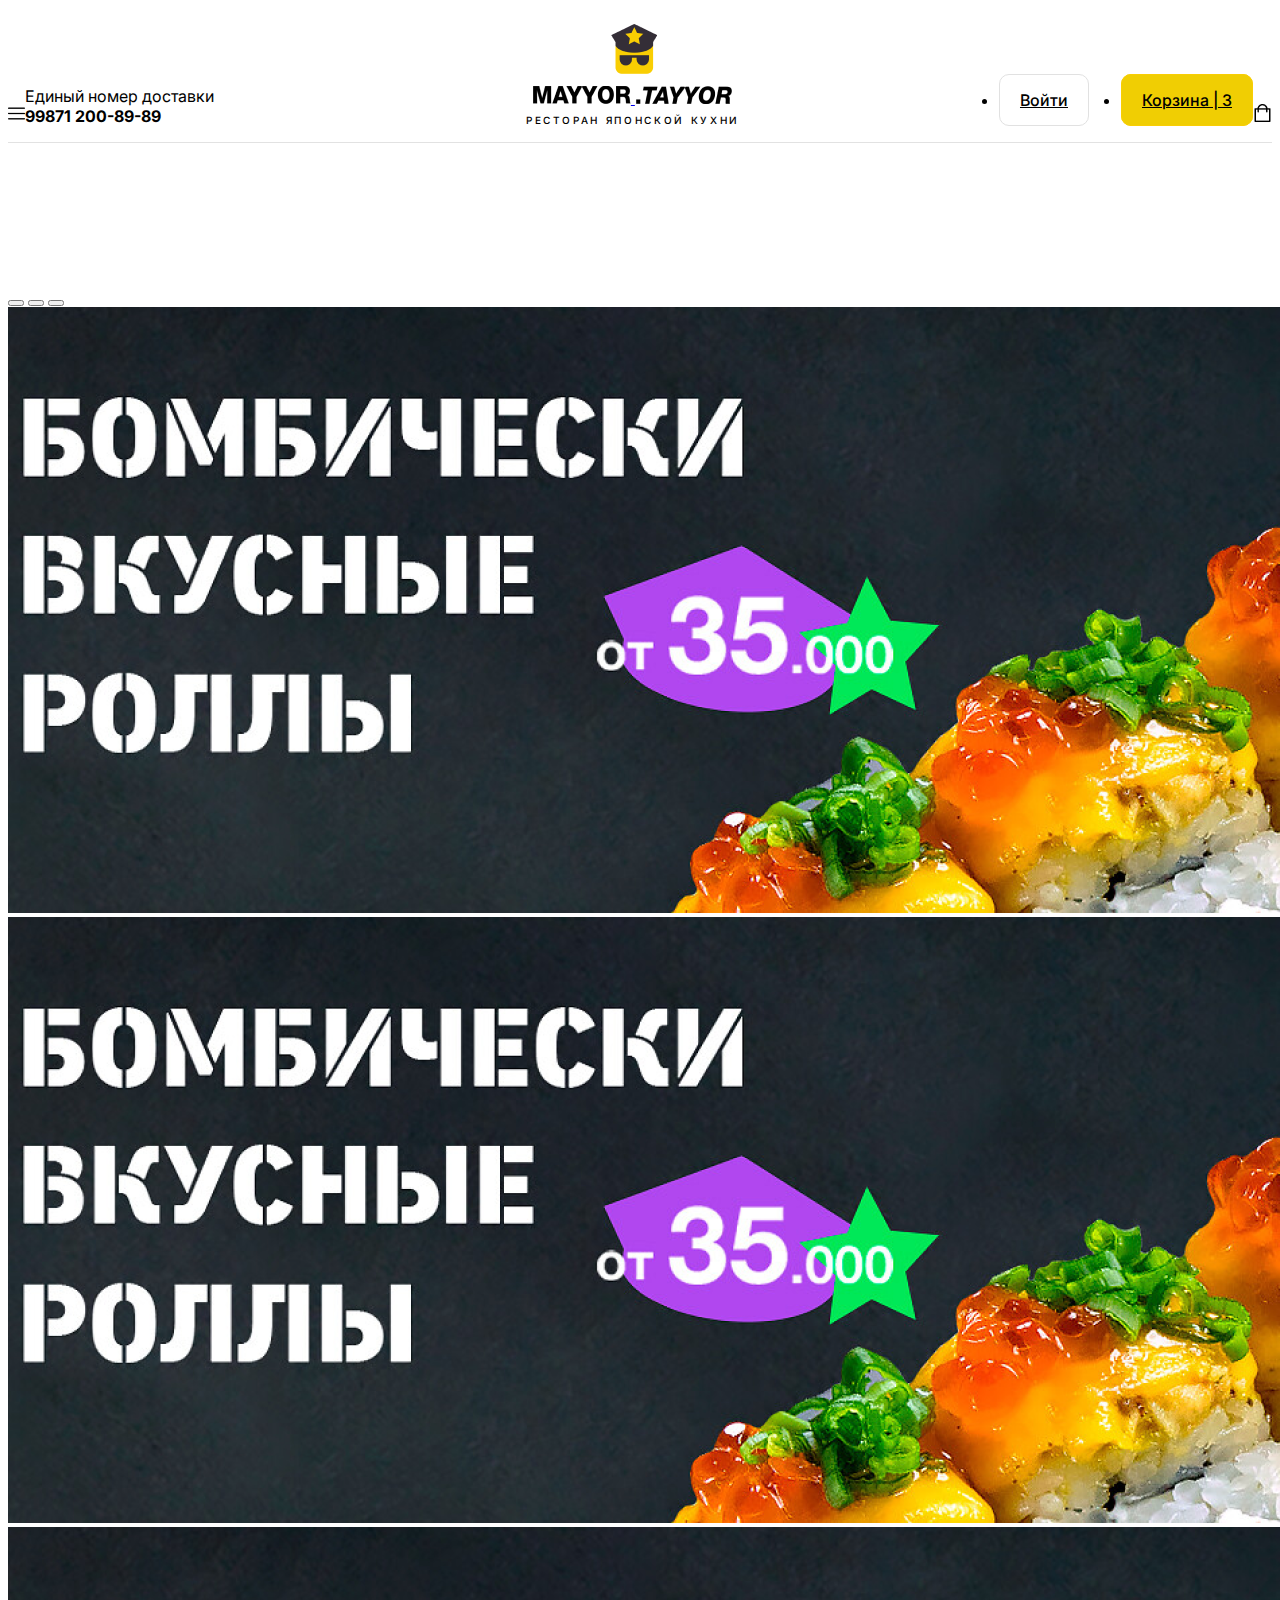
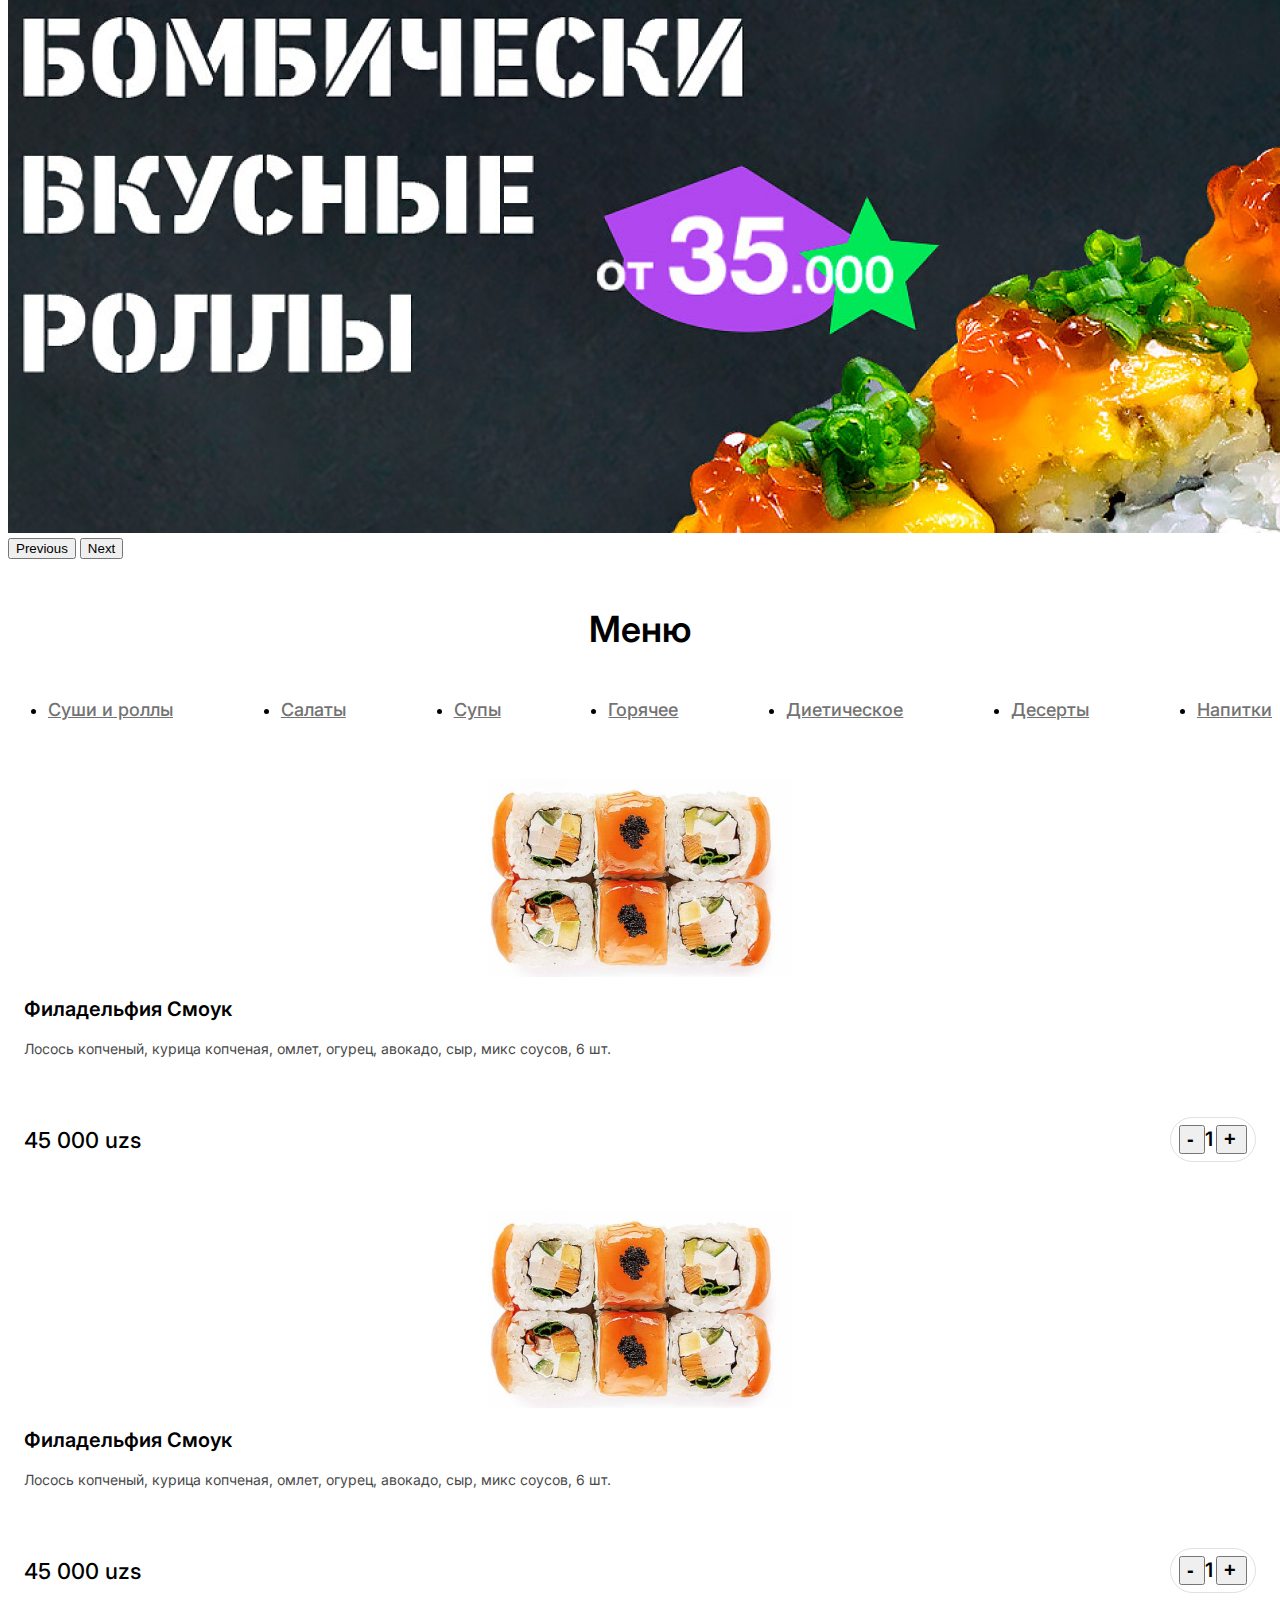
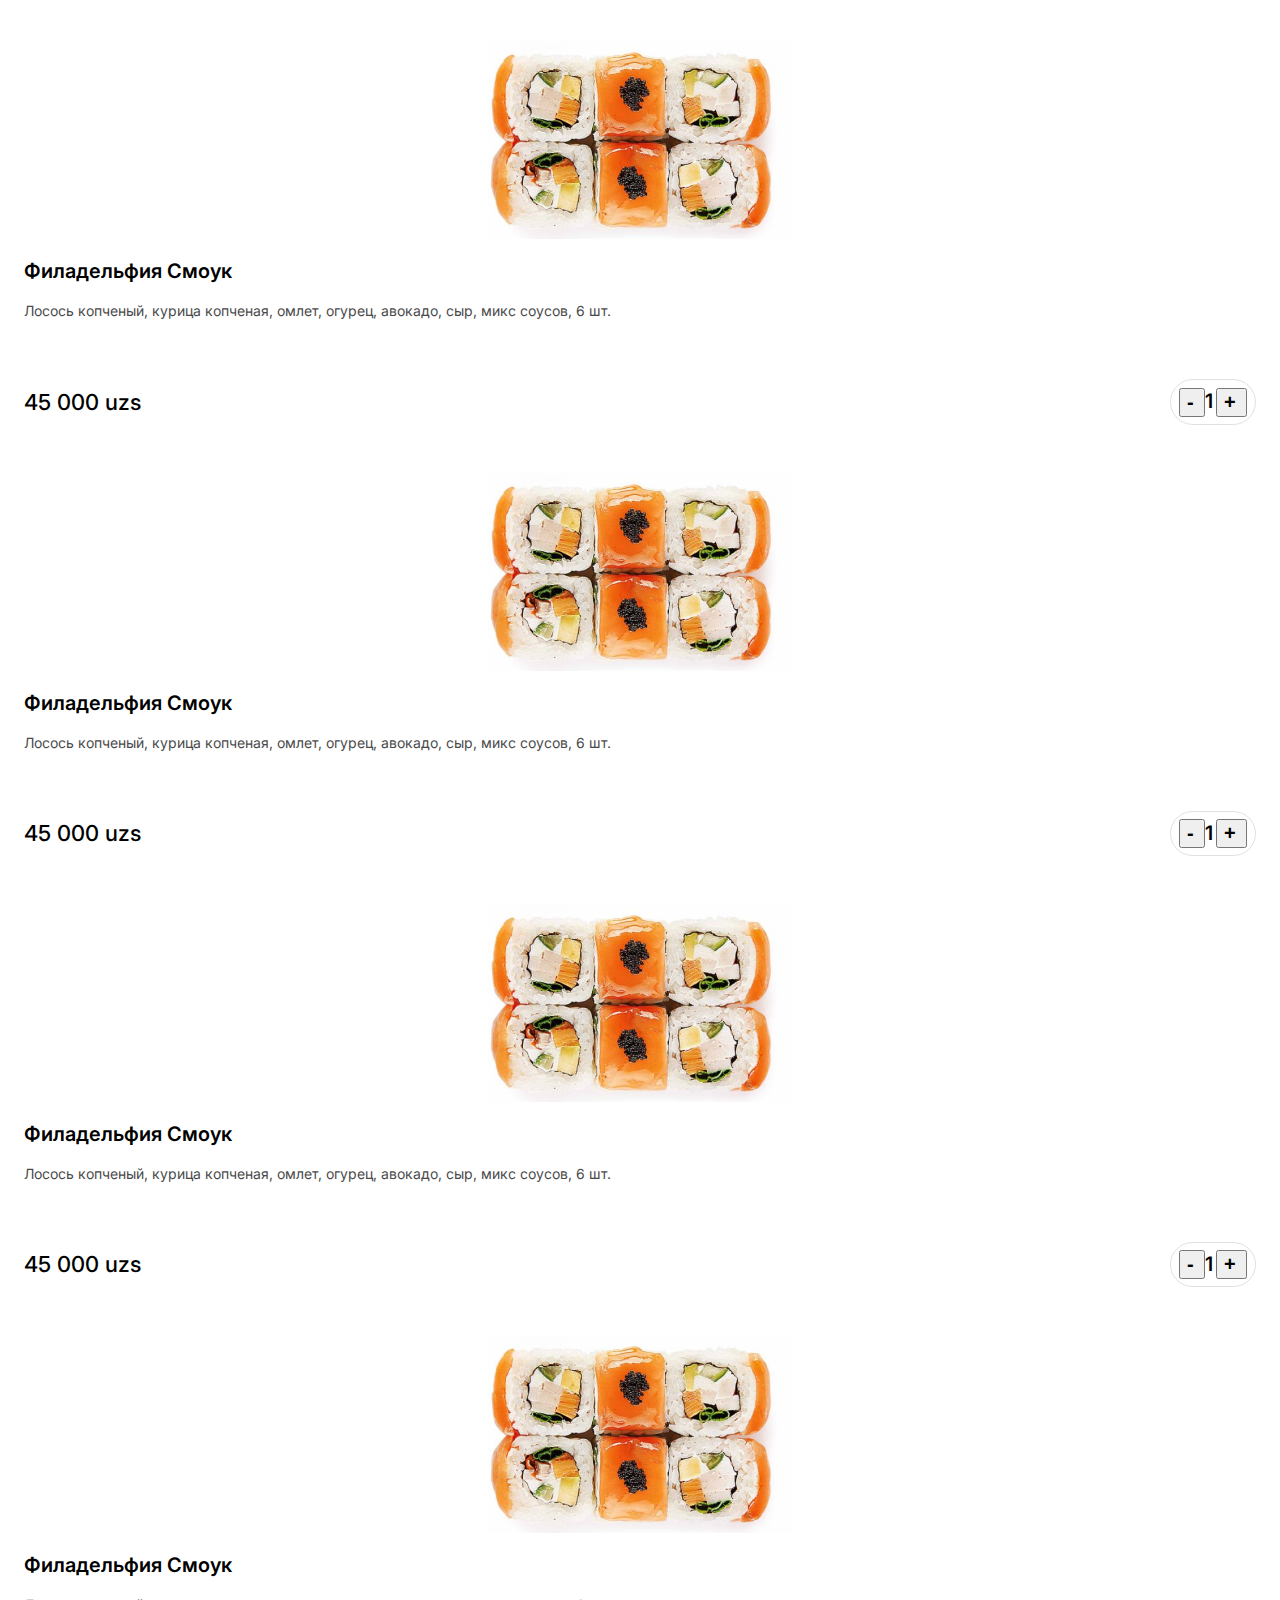
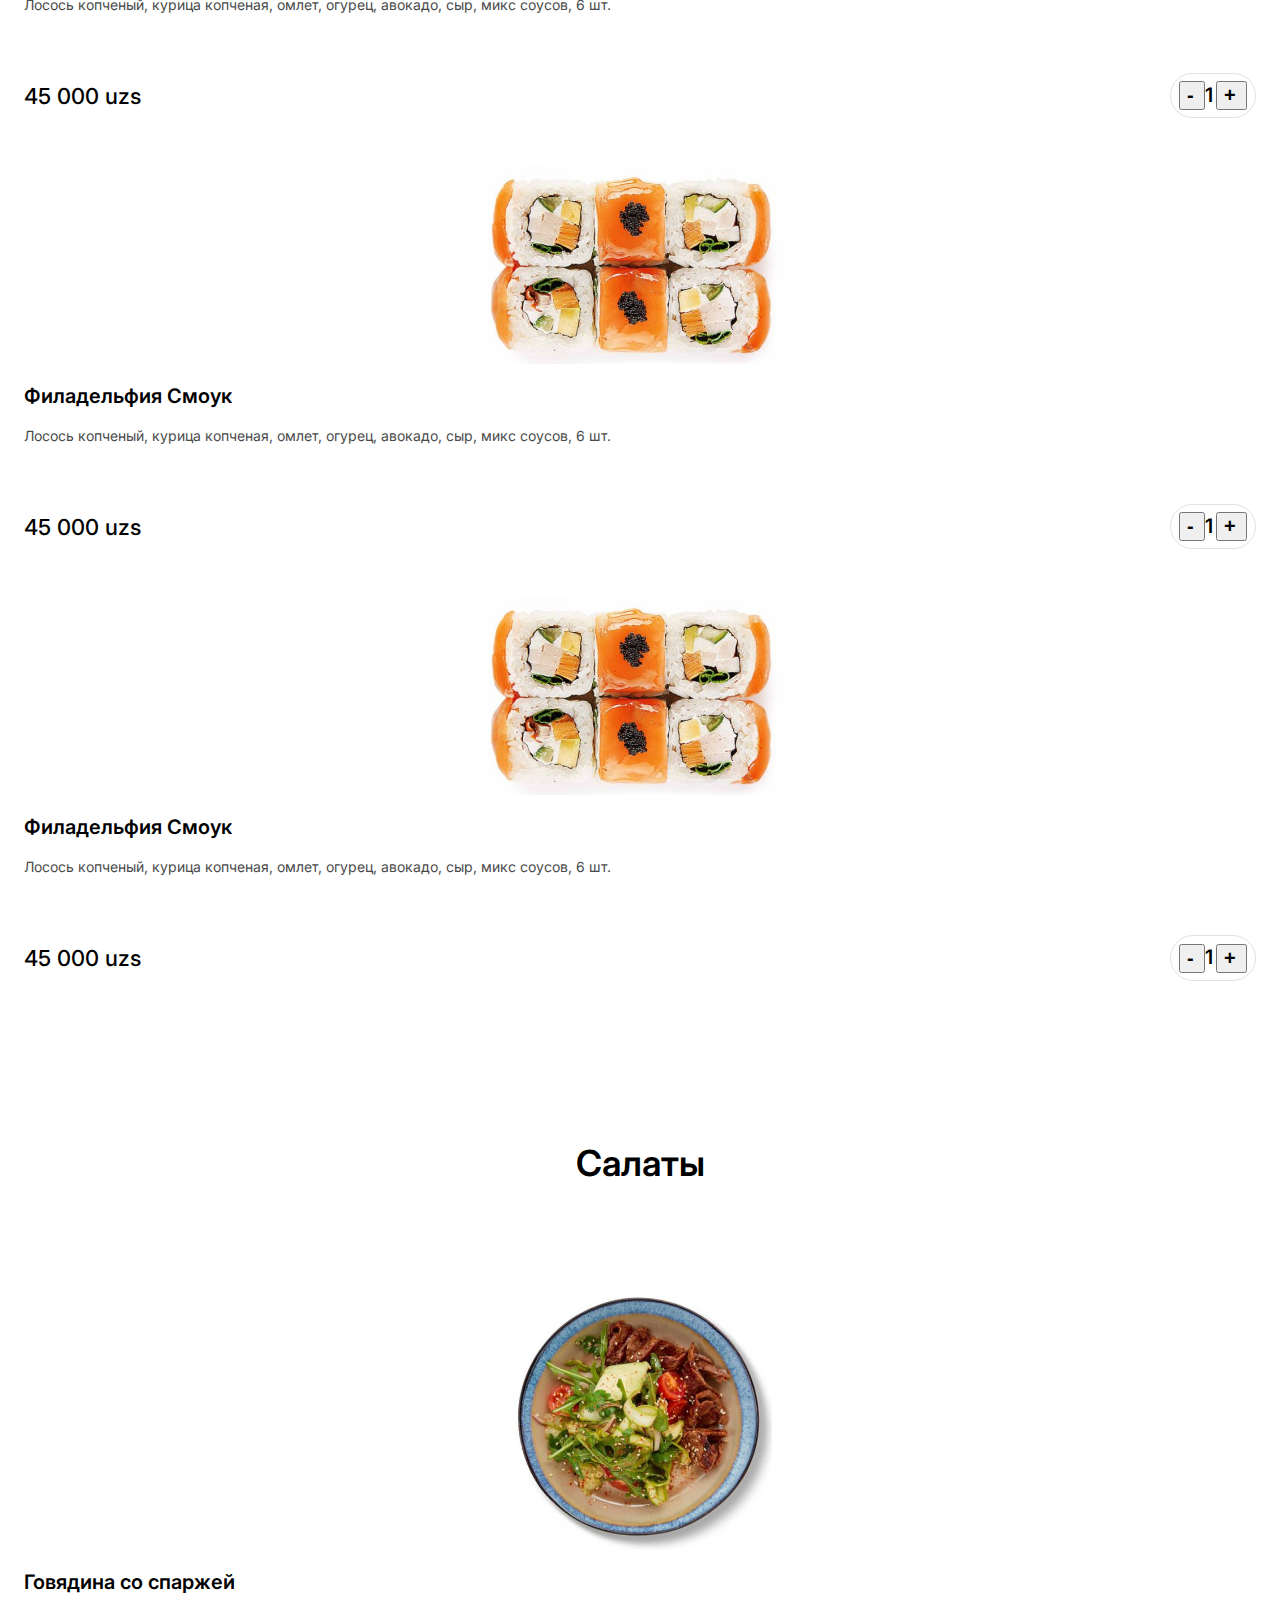
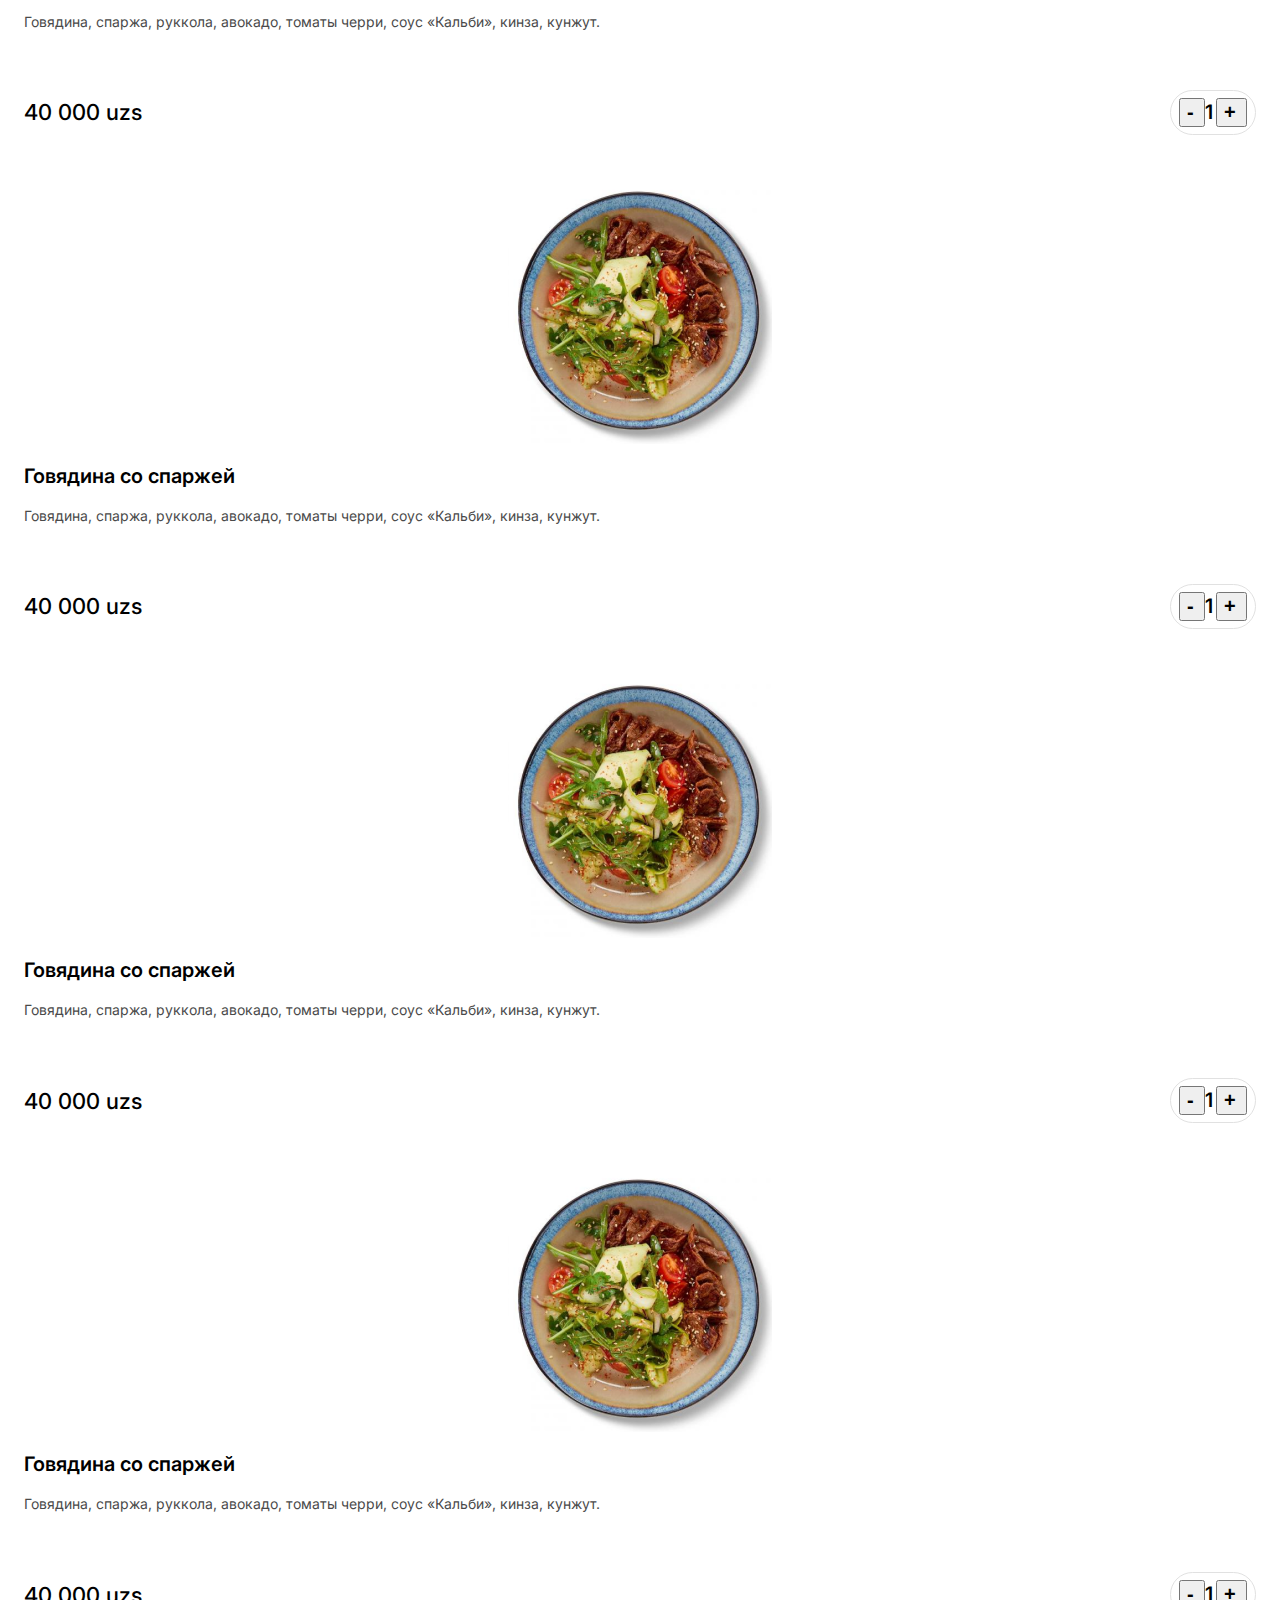
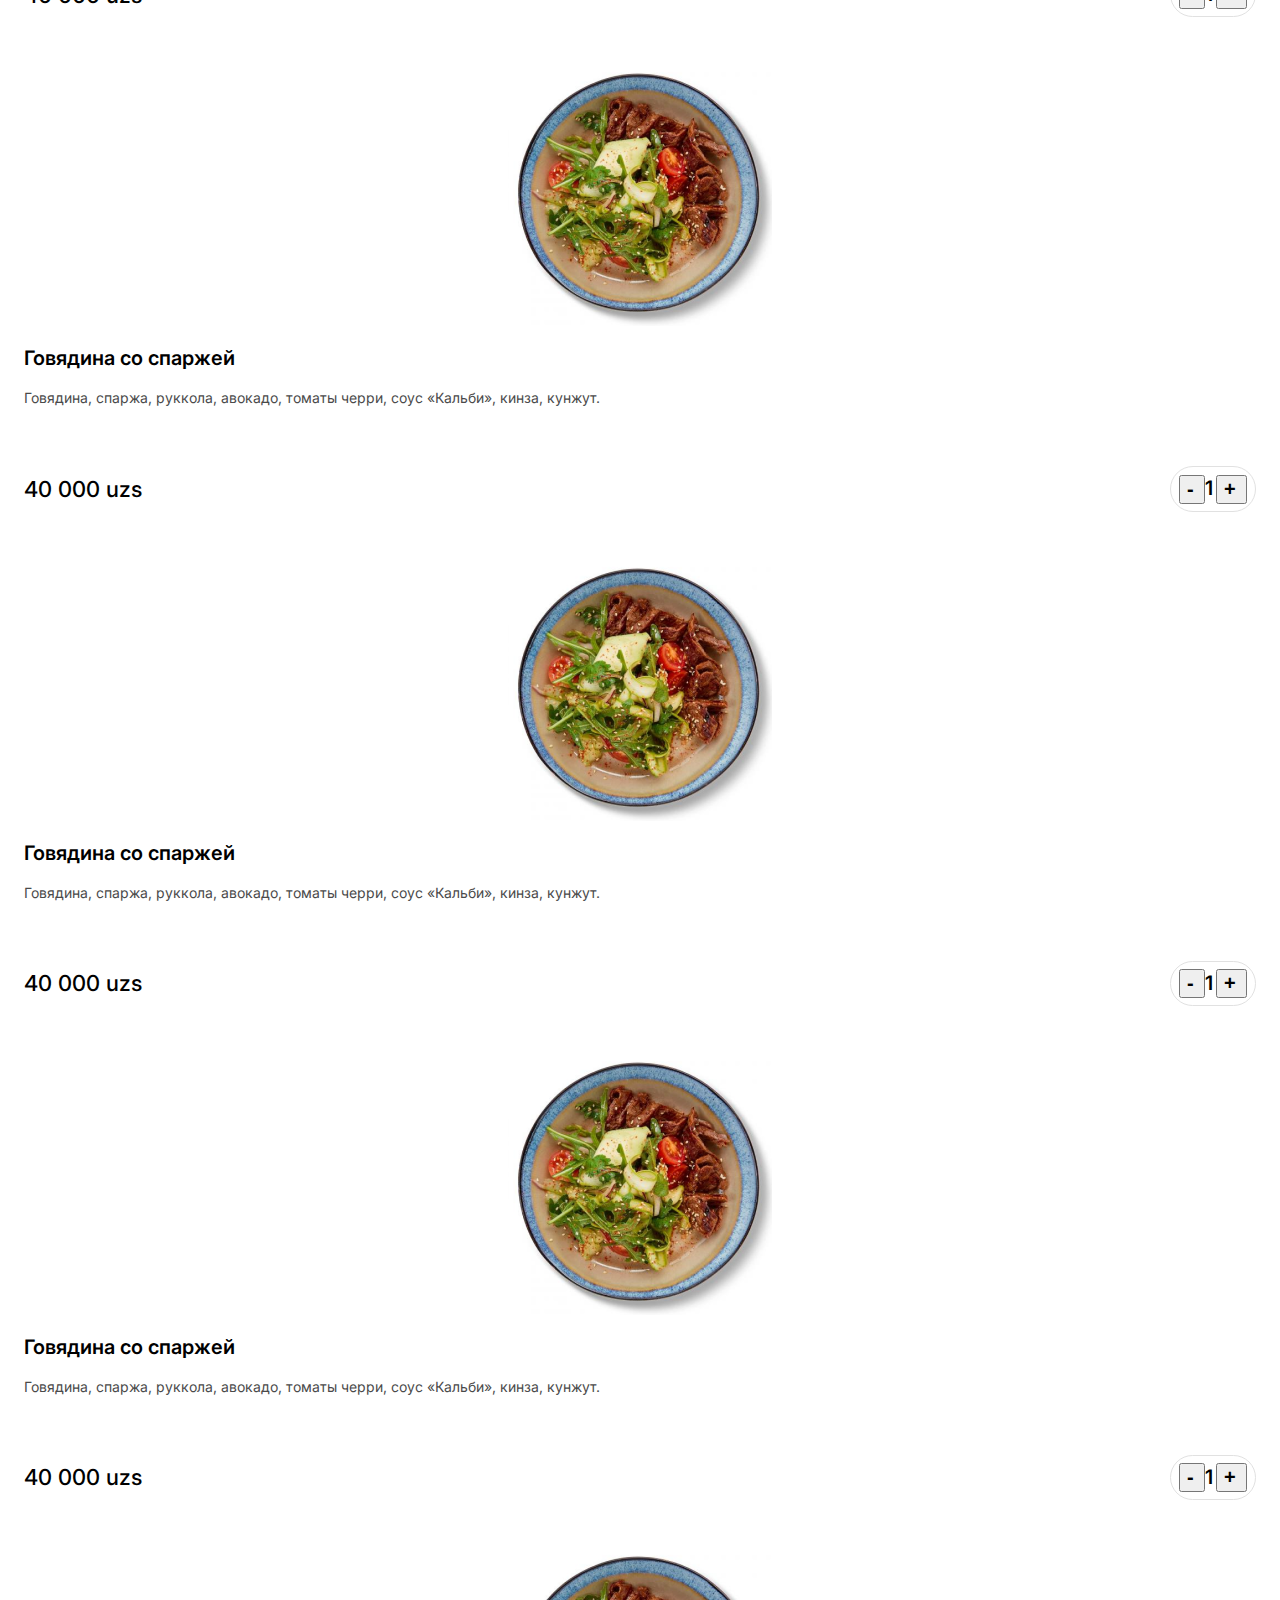
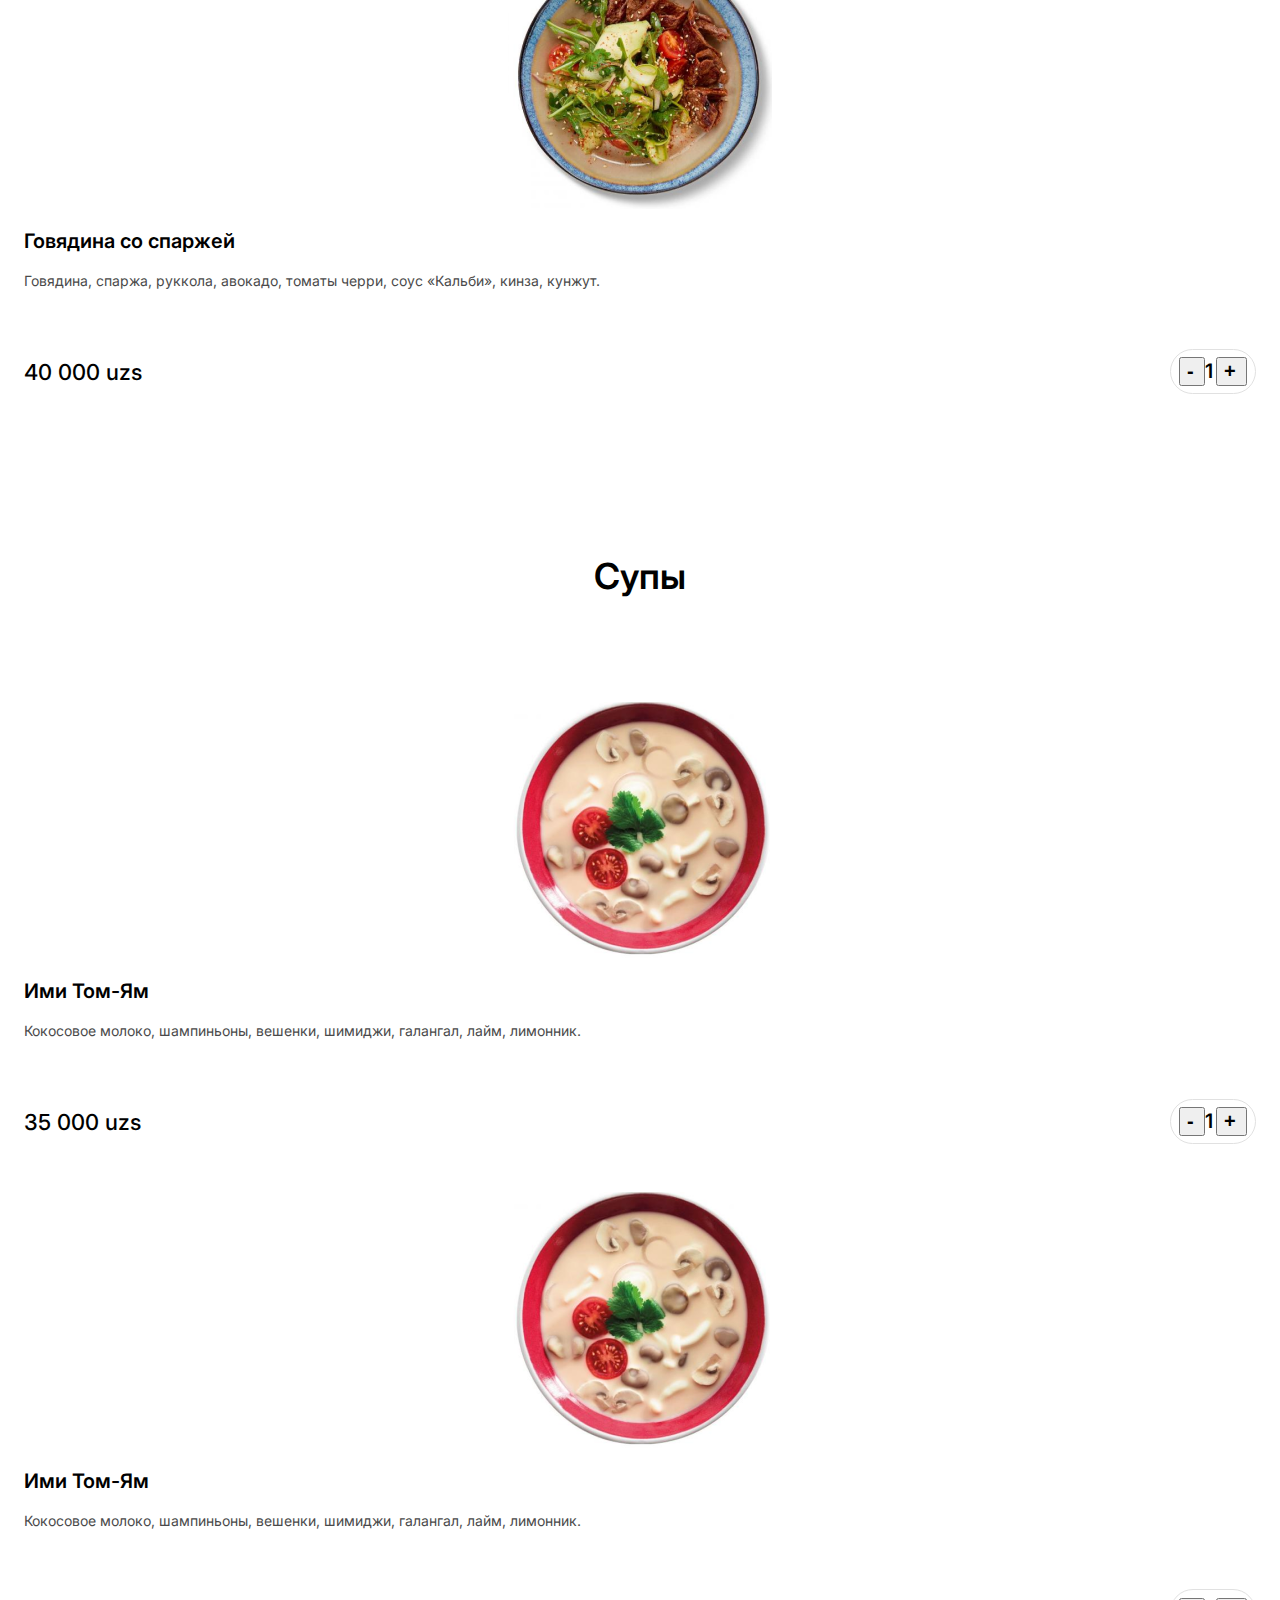
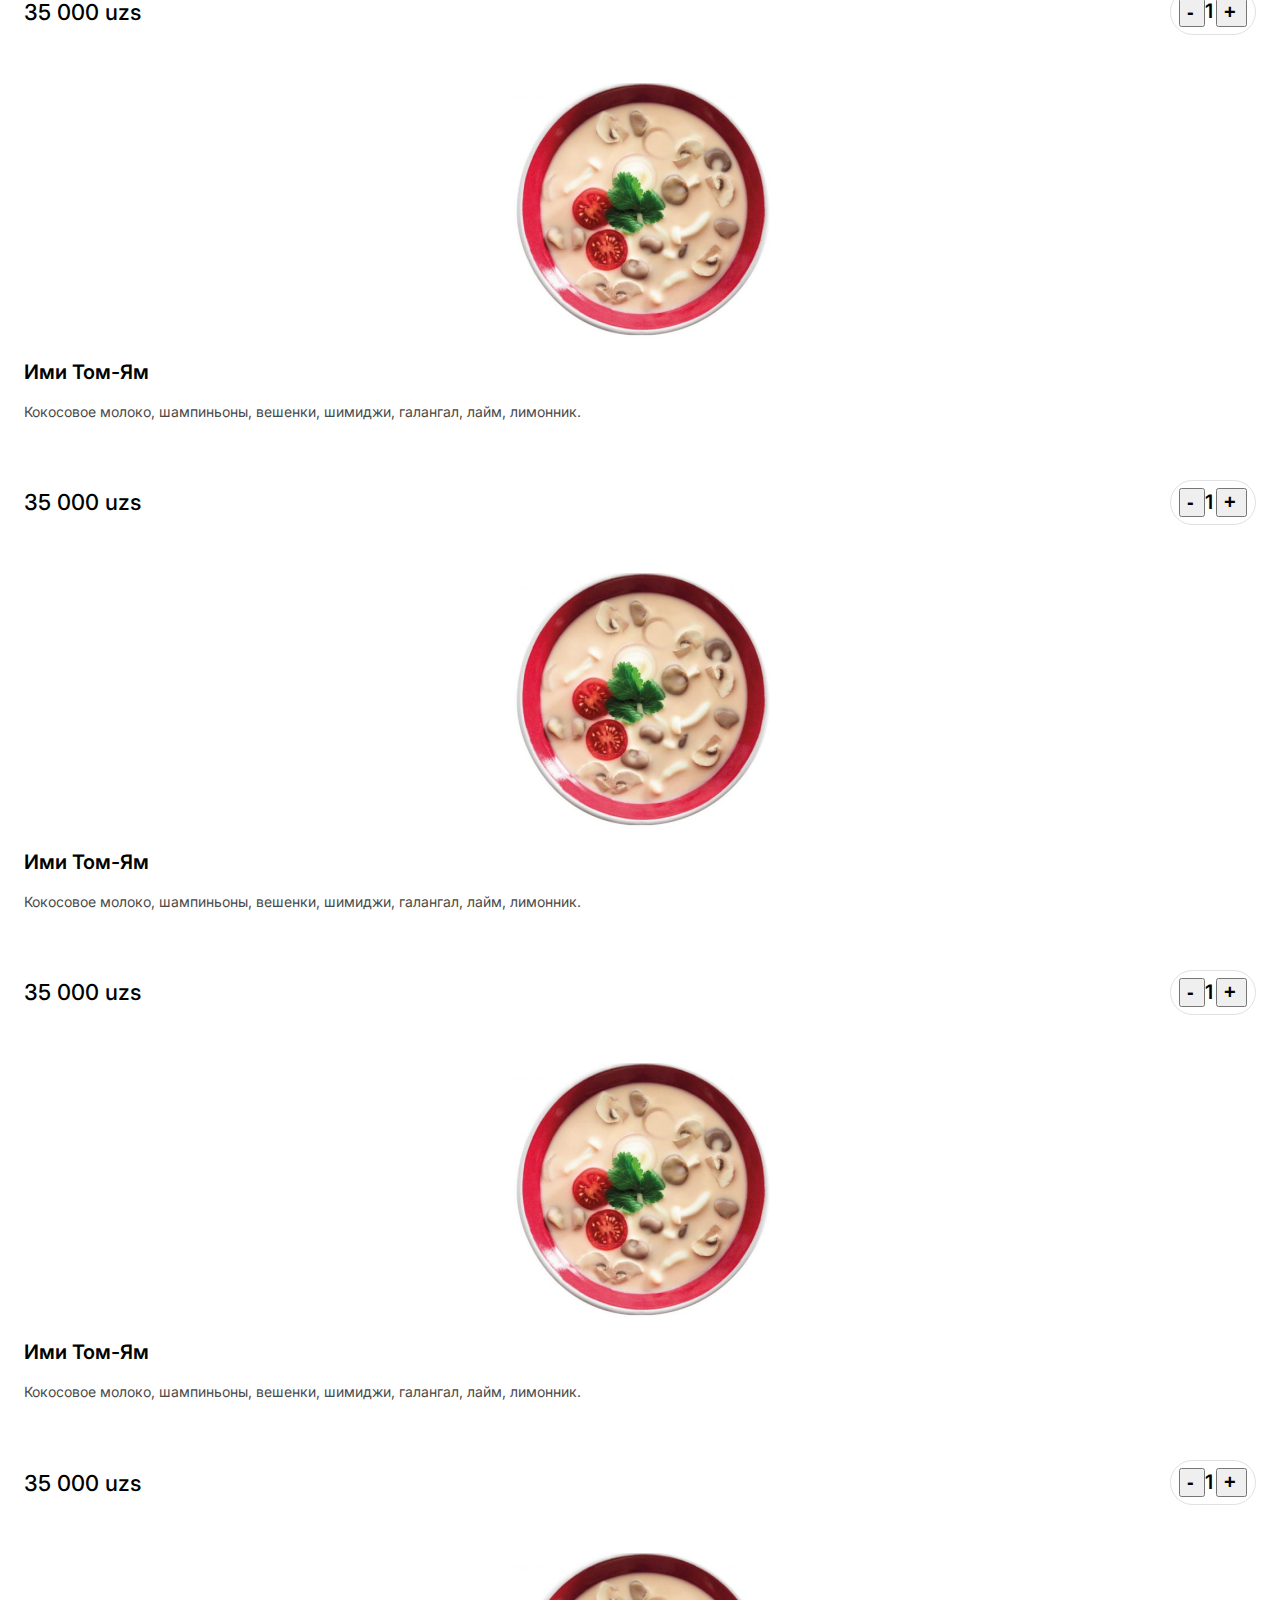
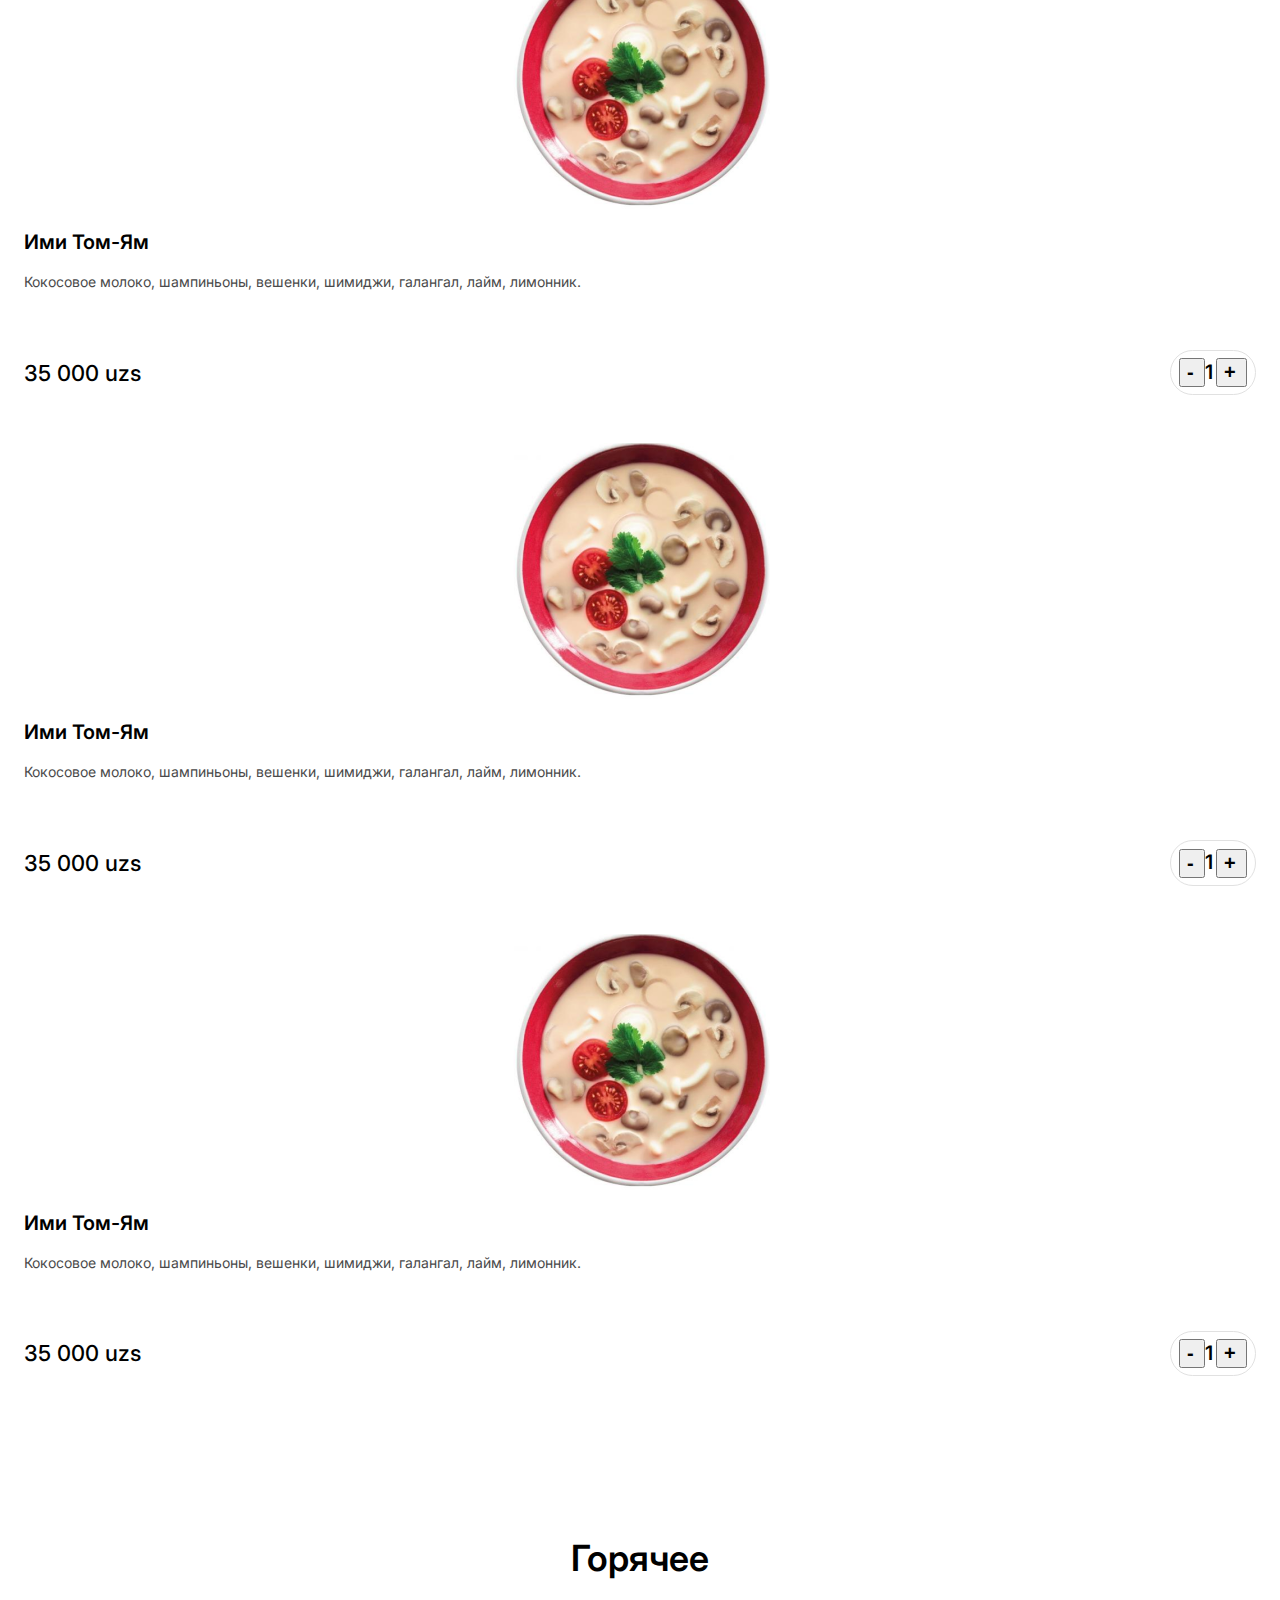
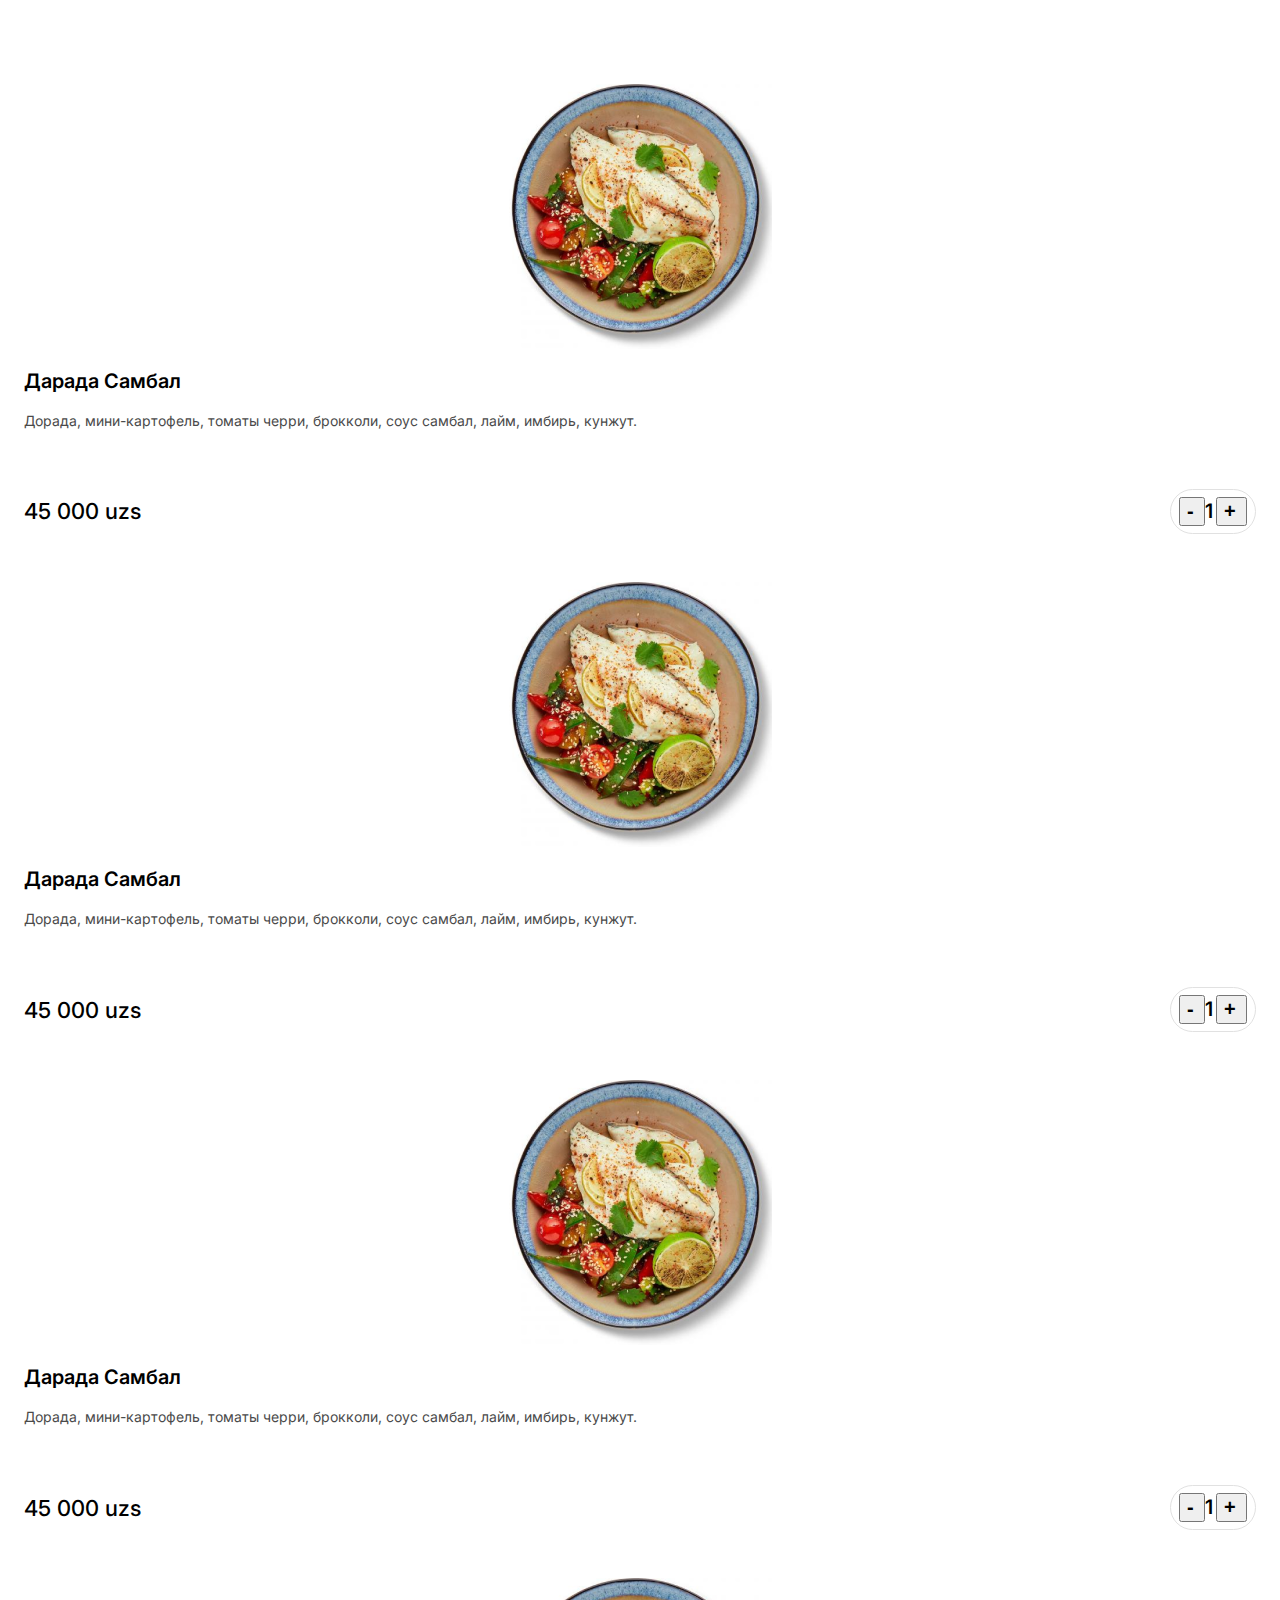
<file: index.html>
<!DOCTYPE html>
<html lang="en">
    <head>
        <meta charset="UTF-8" />
        <meta name="viewport" content="width=device-width, initial-scale=1.0" />
        <link
            href="https://cdn.jsdelivr.net/npm/bootstrap@5.3.1/dist/css/bootstrap.min.css"
            rel="stylesheet"
            integrity="sha384-4bw+/aepP/YC94hEpVNVgiZdgIC5+VKNBQNGCHeKRQN+PtmoHDEXuppvnDJzQIu9"
            crossorigin="anonymous" />
        <script
            src="https://cdn.jsdelivr.net/npm/bootstrap@5.3.1/dist/js/bootstrap.bundle.min.js"
            integrity="sha384-HwwvtgBNo3bZJJLYd8oVXjrBZt8cqVSpeBNS5n7C8IVInixGAoxmnlMuBnhbgrkm"
            crossorigin="anonymous"></script>
        <link rel="stylesheet" href="./css/styles.css" />
        <title>MAYYOR.TAYYOR</title>
    </head>
    <body>
        <header class="fixed-top">
            <nav class="navbar-expand-lg navbar-light">
                <div class="container">
                    <div class="as-header">
                        <!-- Full screen modal -->
                        <a
                            href="#"
                            class="d-none as-hamburger"
                            data-bs-target="#menuModal"
                            data-bs-toggle="modal">
                            <img src="./images/bars 1.png" />
                        </a>
                        <div class="as-header-number">
                            Единый номер доставки <br />
                            <strong>99871 200-89-89</strong>
                        </div>
                        <div class="as-header-brand">
                            <a class="as-header-logo" href="#">
                                <img src="./images/brand-logo.png" alt="logo" />
                            </a>
                            <a class="as-header-logo-name" href="#">
                                <img src="./images/mayyor.png" alt="mayyor" />
                                <img src="./images/tayyor.png" alt="tayyor" />
                            </a>
                            <div class="as-header-logo-title">
                                Ресторан Японской кухни
                            </div>
                        </div>
                        <div class="as-header-options">
                            <ul class="navbar-nav navbar-icons">
                                <li class="nav-item as-profile">
                                    <a
                                        class="nav-link"
                                        data-bs-toggle="modal"
                                        data-bs-target="#exampleModal"
                                        href="#">
                                        Войти
                                    </a>
                                </li>
                                <li class="nav-item as-korzina">
                                    <a
                                        class="nav-link"
                                        href="./public/korzina.html"
                                        target="”_blank”">
                                        <span class="korzina">Корзина |</span>
                                        <span class="badge badge-cart">3</span>
                                    </a>
                                </li>
                            </ul>
                        </div>
                        <a
                            class="d-none as-md-korzina"
                            href="./public/korzina.html"
                            target="”_blank”">
                            <img src="./images/korzina 1.png" />
                        </a>
                    </div>
                </div>
            </nav>
        </header>
        <main>
            <section class="carousel-section">
                <div class="container">
                    <div class="main-carousel">
                        <div
                            id="carouselExampleIndicators"
                            class="carousel slide">
                            <div class="carousel-indicators">
                                <button
                                    type="button"
                                    data-bs-target="#carouselExampleIndicators"
                                    data-bs-slide-to="0"
                                    class="active"
                                    aria-current="true"
                                    aria-label="Slide 1"></button>
                                <button
                                    type="button"
                                    data-bs-target="#carouselExampleIndicators"
                                    data-bs-slide-to="1"
                                    aria-label="Slide 2"></button>
                                <button
                                    type="button"
                                    data-bs-target="#carouselExampleIndicators"
                                    data-bs-slide-to="2"
                                    aria-label="Slide 3"></button>
                            </div>
                            <div class="carousel-inner">
                                <div class="carousel-item active">
                                    <img
                                        src="./images/1591343830 1.png"
                                        class="d-block w-100"
                                        alt="..." />
                                </div>
                                <div class="carousel-item">
                                    <img
                                        src="./images/1591343830 1.png"
                                        class="d-block w-100"
                                        alt="..." />
                                </div>
                                <div class="carousel-item">
                                    <img
                                        src="./images/1591343830 1.png"
                                        class="d-block w-100"
                                        alt="..." />
                                </div>
                            </div>
                            <button
                                class="carousel-control-prev"
                                type="button"
                                data-bs-target="#carouselExampleIndicators"
                                data-bs-slide="prev">
                                <span
                                    class="carousel-control-prev-icon"
                                    aria-hidden="true"></span>
                                <span class="visually-hidden">Previous</span>
                            </button>
                            <button
                                class="carousel-control-next"
                                type="button"
                                data-bs-target="#carouselExampleIndicators"
                                data-bs-slide="next">
                                <span
                                    class="carousel-control-next-icon"
                                    aria-hidden="true"></span>
                                <span class="visually-hidden">Next</span>
                            </button>
                        </div>
                    </div>
                </div>
            </section>
            <!-- <section class="as-menu"> -->
            <div class="container">
                <h2 class="as-menu-title">Меню</h2>
            </div>
            <div class="container as-sticky-nav">
                <nav id="navbar-example2" class="bg-body-tertiary px-3 mb-3">
                    <ul class="nav nav-pills">
                        <li class="nav-item">
                            <a class="nav-link" href="#sushi">Суши и роллы</a>
                        </li>
                        <li class="nav-item">
                            <a class="nav-link" href="#salat">Салаты</a>
                        </li>
                        <li class="nav-item">
                            <a class="nav-link" href="#soup">Супы</a>
                        </li>
                        <li class="nav-item">
                            <a class="nav-link" href="#hot">Горячее</a>
                        </li>
                        <li class="nav-item">
                            <a class="nav-link" href="#diet">Диетическое</a>
                        </li>
                        <li class="nav-item">
                            <a class="nav-link" href="dessert">Десерты</a>
                        </li>
                        <li class="nav-item">
                            <a class="nav-link" href="drinks">Напитки</a>
                        </li>
                    </ul>
                </nav>
            </div>
            <div class="container">
                <div
                    data-bs-spy="scroll"
                    data-bs-target="#navbar-example2"
                    data-bs-root-margin="0px 0px -40%"
                    data-bs-smooth-scroll="true"
                    class="scrollspy-example bg-body-tertiary p-3 rounded-2"
                    tabindex="0">
                    <section id="sushi" class="as-sushi">
                        <div class="container">
                            <div class="as-product-list">
                                <div class="row">
                                    <div class="col-md-3">
                                        <div class="as-product-item">
                                            <div class="as-product-img">
                                                <a href="#">
                                                    <img
                                                        class="img-fluid"
                                                        src="./images/sushi-1.png"
                                                        alt="sushi" />
                                                </a>
                                            </div>
                                            <div class="as-product-title">
                                                <a href="#"
                                                    >Филадельфия Смоук</a
                                                >
                                            </div>
                                            <div class="as-product-desc">
                                                Лосось копченый, курица
                                                копченая, омлет, огурец,
                                                авокадо, сыр, микс соусов, 6 шт.
                                            </div>
                                            <div class="as-product-options">
                                                <div class="as-product-price">
                                                    45 000 uzs
                                                </div>
                                                <div
                                                    class="as-product-controls">
                                                    <button
                                                        class="btn btn-counter btn-minus"
                                                        data-action="minus-quantity">
                                                        -
                                                    </button>
                                                    <span
                                                        class="as-product-quantity"
                                                        >1</span
                                                    >
                                                    <button
                                                        class="btn btn-counter btn-minus"
                                                        data-action="plus-quantity">
                                                        +
                                                    </button>
                                                </div>
                                            </div>
                                        </div>
                                    </div>
                                    <div class="col-md-3">
                                        <div class="as-product-item">
                                            <div class="as-product-img">
                                                <a href="#">
                                                    <img
                                                        class="img-fluid"
                                                        src="./images/sushi-1.png"
                                                        alt="sushi" />
                                                </a>
                                            </div>
                                            <div class="as-product-title">
                                                <a href="#"
                                                    >Филадельфия Смоук</a
                                                >
                                            </div>
                                            <div class="as-product-desc">
                                                Лосось копченый, курица
                                                копченая, омлет, огурец,
                                                авокадо, сыр, микс соусов, 6 шт.
                                            </div>
                                            <div class="as-product-options">
                                                <div class="as-product-price">
                                                    45 000 uzs
                                                </div>
                                                <div
                                                    class="as-product-controls">
                                                    <button
                                                        class="btn btn-counter btn-minus"
                                                        data-action="minus-quantity">
                                                        -
                                                    </button>
                                                    <span
                                                        class="as-product-quantity"
                                                        >1</span
                                                    >
                                                    <button
                                                        class="btn btn-counter btn-minus"
                                                        data-action="plus-quantity">
                                                        +
                                                    </button>
                                                </div>
                                            </div>
                                        </div>
                                    </div>
                                    <div class="col-md-3">
                                        <div class="as-product-item">
                                            <div class="as-product-img">
                                                <a href="#">
                                                    <img
                                                        class="img-fluid"
                                                        src="./images/sushi-1.png"
                                                        alt="sushi" />
                                                </a>
                                            </div>
                                            <div class="as-product-title">
                                                <a href="#"
                                                    >Филадельфия Смоук</a
                                                >
                                            </div>
                                            <div class="as-product-desc">
                                                Лосось копченый, курица
                                                копченая, омлет, огурец,
                                                авокадо, сыр, микс соусов, 6 шт.
                                            </div>
                                            <div class="as-product-options">
                                                <div class="as-product-price">
                                                    45 000 uzs
                                                </div>
                                                <div
                                                    class="as-product-controls">
                                                    <button
                                                        class="btn btn-counter btn-minus"
                                                        data-action="minus-quantity">
                                                        -
                                                    </button>
                                                    <span
                                                        class="as-product-quantity"
                                                        >1</span
                                                    >
                                                    <button
                                                        class="btn btn-counter btn-minus"
                                                        data-action="plus-quantity">
                                                        +
                                                    </button>
                                                </div>
                                            </div>
                                        </div>
                                    </div>
                                    <div class="col-md-3">
                                        <div class="as-product-item">
                                            <div class="as-product-img">
                                                <a href="#">
                                                    <img
                                                        class="img-fluid"
                                                        src="./images/sushi-1.png"
                                                        alt="sushi" />
                                                </a>
                                            </div>
                                            <div class="as-product-title">
                                                <a href="#"
                                                    >Филадельфия Смоук</a
                                                >
                                            </div>
                                            <div class="as-product-desc">
                                                Лосось копченый, курица
                                                копченая, омлет, огурец,
                                                авокадо, сыр, микс соусов, 6 шт.
                                            </div>
                                            <div class="as-product-options">
                                                <div class="as-product-price">
                                                    45 000 uzs
                                                </div>
                                                <div
                                                    class="as-product-controls">
                                                    <button
                                                        class="btn btn-counter btn-minus"
                                                        data-action="minus-quantity">
                                                        -
                                                    </button>
                                                    <span
                                                        class="as-product-quantity"
                                                        >1</span
                                                    >
                                                    <button
                                                        class="btn btn-counter btn-minus"
                                                        data-action="plus-quantity">
                                                        +
                                                    </button>
                                                </div>
                                            </div>
                                        </div>
                                    </div>
                                    <div class="col-md-3">
                                        <div class="as-product-item">
                                            <div class="as-product-img">
                                                <a href="#">
                                                    <img
                                                        class="img-fluid"
                                                        src="./images/sushi-1.png"
                                                        alt="sushi" />
                                                </a>
                                            </div>
                                            <div class="as-product-title">
                                                <a href="#"
                                                    >Филадельфия Смоук</a
                                                >
                                            </div>
                                            <div class="as-product-desc">
                                                Лосось копченый, курица
                                                копченая, омлет, огурец,
                                                авокадо, сыр, микс соусов, 6 шт.
                                            </div>
                                            <div class="as-product-options">
                                                <div class="as-product-price">
                                                    45 000 uzs
                                                </div>
                                                <div
                                                    class="as-product-controls">
                                                    <button
                                                        class="btn btn-counter btn-minus"
                                                        data-action="minus-quantity">
                                                        -
                                                    </button>
                                                    <span
                                                        class="as-product-quantity"
                                                        >1</span
                                                    >
                                                    <button
                                                        class="btn btn-counter btn-minus"
                                                        data-action="plus-quantity">
                                                        +
                                                    </button>
                                                </div>
                                            </div>
                                        </div>
                                    </div>
                                    <div class="col-md-3">
                                        <div class="as-product-item">
                                            <div class="as-product-img">
                                                <a href="#">
                                                    <img
                                                        class="img-fluid"
                                                        src="./images/sushi-1.png"
                                                        alt="sushi" />
                                                </a>
                                            </div>
                                            <div class="as-product-title">
                                                <a href="#"
                                                    >Филадельфия Смоук</a
                                                >
                                            </div>
                                            <div class="as-product-desc">
                                                Лосось копченый, курица
                                                копченая, омлет, огурец,
                                                авокадо, сыр, микс соусов, 6 шт.
                                            </div>
                                            <div class="as-product-options">
                                                <div class="as-product-price">
                                                    45 000 uzs
                                                </div>
                                                <div
                                                    class="as-product-controls">
                                                    <button
                                                        class="btn btn-counter btn-minus"
                                                        data-action="minus-quantity">
                                                        -
                                                    </button>
                                                    <span
                                                        class="as-product-quantity"
                                                        >1</span
                                                    >
                                                    <button
                                                        class="btn btn-counter btn-minus"
                                                        data-action="plus-quantity">
                                                        +
                                                    </button>
                                                </div>
                                            </div>
                                        </div>
                                    </div>
                                    <div class="col-md-3">
                                        <div class="as-product-item">
                                            <div class="as-product-img">
                                                <a href="#">
                                                    <img
                                                        class="img-fluid"
                                                        src="./images/sushi-1.png"
                                                        alt="sushi" />
                                                </a>
                                            </div>
                                            <div class="as-product-title">
                                                <a href="#"
                                                    >Филадельфия Смоук</a
                                                >
                                            </div>
                                            <div class="as-product-desc">
                                                Лосось копченый, курица
                                                копченая, омлет, огурец,
                                                авокадо, сыр, микс соусов, 6 шт.
                                            </div>
                                            <div class="as-product-options">
                                                <div class="as-product-price">
                                                    45 000 uzs
                                                </div>
                                                <div
                                                    class="as-product-controls">
                                                    <button
                                                        class="btn btn-counter btn-minus"
                                                        data-action="minus-quantity">
                                                        -
                                                    </button>
                                                    <span
                                                        class="as-product-quantity"
                                                        >1</span
                                                    >
                                                    <button
                                                        class="btn btn-counter btn-minus"
                                                        data-action="plus-quantity">
                                                        +
                                                    </button>
                                                </div>
                                            </div>
                                        </div>
                                    </div>
                                    <div class="col-md-3">
                                        <div class="as-product-item">
                                            <div class="as-product-img">
                                                <a href="#">
                                                    <img
                                                        class="img-fluid"
                                                        src="./images/sushi-1.png"
                                                        alt="sushi" />
                                                </a>
                                            </div>
                                            <div class="as-product-title">
                                                <a href="#"
                                                    >Филадельфия Смоук</a
                                                >
                                            </div>
                                            <div class="as-product-desc">
                                                Лосось копченый, курица
                                                копченая, омлет, огурец,
                                                авокадо, сыр, микс соусов, 6 шт.
                                            </div>
                                            <div class="as-product-options">
                                                <div class="as-product-price">
                                                    45 000 uzs
                                                </div>
                                                <div
                                                    class="as-product-controls">
                                                    <button
                                                        class="btn btn-counter btn-minus"
                                                        data-action="minus-quantity">
                                                        -
                                                    </button>
                                                    <span
                                                        class="as-product-quantity"
                                                        >1</span
                                                    >
                                                    <button
                                                        class="btn btn-counter btn-minus"
                                                        data-action="plus-quantity">
                                                        +
                                                    </button>
                                                </div>
                                            </div>
                                        </div>
                                    </div>
                                </div>
                            </div>
                        </div>
                    </section>
                    <section id="salat" class="as-salat">
                        <div class="container">
                            <h2 class="as-menu-title">Салаты</h2>
                            <div class="as-product-list">
                                <div class="row">
                                    <div class="col-md-3">
                                        <div class="as-product-item">
                                            <div class="as-product-img">
                                                <a href="#">
                                                    <img
                                                        class="img-fluid"
                                                        src="./images/salat-1.png"
                                                        alt="sushi" />
                                                </a>
                                            </div>
                                            <div class="as-product-title">
                                                <a href="#"
                                                    >Говядина со спаржей</a
                                                >
                                            </div>
                                            <div class="as-product-desc">
                                                Говядина, спаржа, руккола,
                                                авокадо, томаты черри, соус
                                                «Кальби», кинза, кунжут.
                                            </div>
                                            <div class="as-product-options">
                                                <div class="as-product-price">
                                                    40 000 uzs
                                                </div>
                                                <div
                                                    class="as-product-controls">
                                                    <button
                                                        class="btn btn-counter btn-minus"
                                                        data-action="minus-quantity">
                                                        -
                                                    </button>
                                                    <span
                                                        class="as-product-quantity"
                                                        >1</span
                                                    >
                                                    <button
                                                        class="btn btn-counter btn-minus"
                                                        data-action="plus-quantity">
                                                        +
                                                    </button>
                                                </div>
                                            </div>
                                        </div>
                                    </div>
                                    <div class="col-md-3">
                                        <div class="as-product-item">
                                            <div class="as-product-img">
                                                <a href="#">
                                                    <img
                                                        class="img-fluid"
                                                        src="./images/salat-1.png"
                                                        alt="sushi" />
                                                </a>
                                            </div>
                                            <div class="as-product-title">
                                                <a href="#"
                                                    >Говядина со спаржей</a
                                                >
                                            </div>
                                            <div class="as-product-desc">
                                                Говядина, спаржа, руккола,
                                                авокадо, томаты черри, соус
                                                «Кальби», кинза, кунжут.
                                            </div>
                                            <div class="as-product-options">
                                                <div class="as-product-price">
                                                    40 000 uzs
                                                </div>
                                                <div
                                                    class="as-product-controls">
                                                    <button
                                                        class="btn btn-counter btn-minus"
                                                        data-action="minus-quantity">
                                                        -
                                                    </button>
                                                    <span
                                                        class="as-product-quantity"
                                                        >1</span
                                                    >
                                                    <button
                                                        class="btn btn-counter btn-minus"
                                                        data-action="plus-quantity">
                                                        +
                                                    </button>
                                                </div>
                                            </div>
                                        </div>
                                    </div>
                                    <div class="col-md-3">
                                        <div class="as-product-item">
                                            <div class="as-product-img">
                                                <a href="#">
                                                    <img
                                                        class="img-fluid"
                                                        src="./images/salat-1.png"
                                                        alt="sushi" />
                                                </a>
                                            </div>
                                            <div class="as-product-title">
                                                <a href="#"
                                                    >Говядина со спаржей</a
                                                >
                                            </div>
                                            <div class="as-product-desc">
                                                Говядина, спаржа, руккола,
                                                авокадо, томаты черри, соус
                                                «Кальби», кинза, кунжут.
                                            </div>
                                            <div class="as-product-options">
                                                <div class="as-product-price">
                                                    40 000 uzs
                                                </div>
                                                <div
                                                    class="as-product-controls">
                                                    <button
                                                        class="btn btn-counter btn-minus"
                                                        data-action="minus-quantity">
                                                        -
                                                    </button>
                                                    <span
                                                        class="as-product-quantity"
                                                        >1</span
                                                    >
                                                    <button
                                                        class="btn btn-counter btn-minus"
                                                        data-action="plus-quantity">
                                                        +
                                                    </button>
                                                </div>
                                            </div>
                                        </div>
                                    </div>
                                    <div class="col-md-3">
                                        <div class="as-product-item">
                                            <div class="as-product-img">
                                                <a href="#">
                                                    <img
                                                        class="img-fluid"
                                                        src="./images/salat-1.png"
                                                        alt="sushi" />
                                                </a>
                                            </div>
                                            <div class="as-product-title">
                                                <a href="#"
                                                    >Говядина со спаржей</a
                                                >
                                            </div>
                                            <div class="as-product-desc">
                                                Говядина, спаржа, руккола,
                                                авокадо, томаты черри, соус
                                                «Кальби», кинза, кунжут.
                                            </div>
                                            <div class="as-product-options">
                                                <div class="as-product-price">
                                                    40 000 uzs
                                                </div>
                                                <div
                                                    class="as-product-controls">
                                                    <button
                                                        class="btn btn-counter btn-minus"
                                                        data-action="minus-quantity">
                                                        -
                                                    </button>
                                                    <span
                                                        class="as-product-quantity"
                                                        >1</span
                                                    >
                                                    <button
                                                        class="btn btn-counter btn-minus"
                                                        data-action="plus-quantity">
                                                        +
                                                    </button>
                                                </div>
                                            </div>
                                        </div>
                                    </div>
                                    <div class="col-md-3">
                                        <div class="as-product-item">
                                            <div class="as-product-img">
                                                <a href="#">
                                                    <img
                                                        class="img-fluid"
                                                        src="./images/salat-1.png"
                                                        alt="sushi" />
                                                </a>
                                            </div>
                                            <div class="as-product-title">
                                                <a href="#"
                                                    >Говядина со спаржей</a
                                                >
                                            </div>
                                            <div class="as-product-desc">
                                                Говядина, спаржа, руккола,
                                                авокадо, томаты черри, соус
                                                «Кальби», кинза, кунжут.
                                            </div>
                                            <div class="as-product-options">
                                                <div class="as-product-price">
                                                    40 000 uzs
                                                </div>
                                                <div
                                                    class="as-product-controls">
                                                    <button
                                                        class="btn btn-counter btn-minus"
                                                        data-action="minus-quantity">
                                                        -
                                                    </button>
                                                    <span
                                                        class="as-product-quantity"
                                                        >1</span
                                                    >
                                                    <button
                                                        class="btn btn-counter btn-minus"
                                                        data-action="plus-quantity">
                                                        +
                                                    </button>
                                                </div>
                                            </div>
                                        </div>
                                    </div>
                                    <div class="col-md-3">
                                        <div class="as-product-item">
                                            <div class="as-product-img">
                                                <a href="#">
                                                    <img
                                                        class="img-fluid"
                                                        src="./images/salat-1.png"
                                                        alt="sushi" />
                                                </a>
                                            </div>
                                            <div class="as-product-title">
                                                <a href="#"
                                                    >Говядина со спаржей</a
                                                >
                                            </div>
                                            <div class="as-product-desc">
                                                Говядина, спаржа, руккола,
                                                авокадо, томаты черри, соус
                                                «Кальби», кинза, кунжут.
                                            </div>
                                            <div class="as-product-options">
                                                <div class="as-product-price">
                                                    40 000 uzs
                                                </div>
                                                <div
                                                    class="as-product-controls">
                                                    <button
                                                        class="btn btn-counter btn-minus"
                                                        data-action="minus-quantity">
                                                        -
                                                    </button>
                                                    <span
                                                        class="as-product-quantity"
                                                        >1</span
                                                    >
                                                    <button
                                                        class="btn btn-counter btn-minus"
                                                        data-action="plus-quantity">
                                                        +
                                                    </button>
                                                </div>
                                            </div>
                                        </div>
                                    </div>
                                    <div class="col-md-3">
                                        <div class="as-product-item">
                                            <div class="as-product-img">
                                                <a href="#">
                                                    <img
                                                        class="img-fluid"
                                                        src="./images/salat-1.png"
                                                        alt="sushi" />
                                                </a>
                                            </div>
                                            <div class="as-product-title">
                                                <a href="#"
                                                    >Говядина со спаржей</a
                                                >
                                            </div>
                                            <div class="as-product-desc">
                                                Говядина, спаржа, руккола,
                                                авокадо, томаты черри, соус
                                                «Кальби», кинза, кунжут.
                                            </div>
                                            <div class="as-product-options">
                                                <div class="as-product-price">
                                                    40 000 uzs
                                                </div>
                                                <div
                                                    class="as-product-controls">
                                                    <button
                                                        class="btn btn-counter btn-minus"
                                                        data-action="minus-quantity">
                                                        -
                                                    </button>
                                                    <span
                                                        class="as-product-quantity"
                                                        >1</span
                                                    >
                                                    <button
                                                        class="btn btn-counter btn-minus"
                                                        data-action="plus-quantity">
                                                        +
                                                    </button>
                                                </div>
                                            </div>
                                        </div>
                                    </div>
                                    <div class="col-md-3">
                                        <div class="as-product-item">
                                            <div class="as-product-img">
                                                <a href="#">
                                                    <img
                                                        class="img-fluid"
                                                        src="./images/salat-1.png"
                                                        alt="sushi" />
                                                </a>
                                            </div>
                                            <div class="as-product-title">
                                                <a href="#"
                                                    >Говядина со спаржей</a
                                                >
                                            </div>
                                            <div class="as-product-desc">
                                                Говядина, спаржа, руккола,
                                                авокадо, томаты черри, соус
                                                «Кальби», кинза, кунжут.
                                            </div>
                                            <div class="as-product-options">
                                                <div class="as-product-price">
                                                    40 000 uzs
                                                </div>
                                                <div
                                                    class="as-product-controls">
                                                    <button
                                                        class="btn btn-counter btn-minus"
                                                        data-action="minus-quantity">
                                                        -
                                                    </button>
                                                    <span
                                                        class="as-product-quantity"
                                                        >1</span
                                                    >
                                                    <button
                                                        class="btn btn-counter btn-minus"
                                                        data-action="plus-quantity">
                                                        +
                                                    </button>
                                                </div>
                                            </div>
                                        </div>
                                    </div>
                                </div>
                            </div>
                        </div>
                    </section>
                    <section id="soup" class="as-soup">
                        <div class="container">
                            <h2 class="as-menu-title">Супы</h2>
                            <div class="as-product-list">
                                <div class="row">
                                    <div class="col-md-3">
                                        <div class="as-product-item">
                                            <div class="as-product-img">
                                                <a href="#">
                                                    <img
                                                        class="img-fluid"
                                                        src="./images/sup-1.png"
                                                        alt="soup" />
                                                </a>
                                            </div>
                                            <div class="as-product-title">
                                                <a href="#">Ими Том-Ям</a>
                                            </div>
                                            <div class="as-product-desc">
                                                Кокосовое молоко, шампиньоны,
                                                вешенки, шимиджи, галангал,
                                                лайм, лимонник.
                                            </div>
                                            <div class="as-product-options">
                                                <div class="as-product-price">
                                                    35 000 uzs
                                                </div>
                                                <div
                                                    class="as-product-controls">
                                                    <button
                                                        class="btn btn-counter btn-minus"
                                                        data-action="minus-quantity">
                                                        -
                                                    </button>
                                                    <span
                                                        class="as-product-quantity"
                                                        >1</span
                                                    >
                                                    <button
                                                        class="btn btn-counter btn-minus"
                                                        data-action="plus-quantity">
                                                        +
                                                    </button>
                                                </div>
                                            </div>
                                        </div>
                                    </div>
                                    <div class="col-md-3">
                                        <div class="as-product-item">
                                            <div class="as-product-img">
                                                <a href="#">
                                                    <img
                                                        class="img-fluid"
                                                        src="./images/sup-1.png"
                                                        alt="soup" />
                                                </a>
                                            </div>
                                            <div class="as-product-title">
                                                <a href="#">Ими Том-Ям</a>
                                            </div>
                                            <div class="as-product-desc">
                                                Кокосовое молоко, шампиньоны,
                                                вешенки, шимиджи, галангал,
                                                лайм, лимонник.
                                            </div>
                                            <div class="as-product-options">
                                                <div class="as-product-price">
                                                    35 000 uzs
                                                </div>
                                                <div
                                                    class="as-product-controls">
                                                    <button
                                                        class="btn btn-counter btn-minus"
                                                        data-action="minus-quantity">
                                                        -
                                                    </button>
                                                    <span
                                                        class="as-product-quantity"
                                                        >1</span
                                                    >
                                                    <button
                                                        class="btn btn-counter btn-minus"
                                                        data-action="plus-quantity">
                                                        +
                                                    </button>
                                                </div>
                                            </div>
                                        </div>
                                    </div>
                                    <div class="col-md-3">
                                        <div class="as-product-item">
                                            <div class="as-product-img">
                                                <a href="#">
                                                    <img
                                                        class="img-fluid"
                                                        src="./images/sup-1.png"
                                                        alt="soup" />
                                                </a>
                                            </div>
                                            <div class="as-product-title">
                                                <a href="#">Ими Том-Ям</a>
                                            </div>
                                            <div class="as-product-desc">
                                                Кокосовое молоко, шампиньоны,
                                                вешенки, шимиджи, галангал,
                                                лайм, лимонник.
                                            </div>
                                            <div class="as-product-options">
                                                <div class="as-product-price">
                                                    35 000 uzs
                                                </div>
                                                <div
                                                    class="as-product-controls">
                                                    <button
                                                        class="btn btn-counter btn-minus"
                                                        data-action="minus-quantity">
                                                        -
                                                    </button>
                                                    <span
                                                        class="as-product-quantity"
                                                        >1</span
                                                    >
                                                    <button
                                                        class="btn btn-counter btn-minus"
                                                        data-action="plus-quantity">
                                                        +
                                                    </button>
                                                </div>
                                            </div>
                                        </div>
                                    </div>
                                    <div class="col-md-3">
                                        <div class="as-product-item">
                                            <div class="as-product-img">
                                                <a href="#">
                                                    <img
                                                        class="img-fluid"
                                                        src="./images/sup-1.png"
                                                        alt="soup" />
                                                </a>
                                            </div>
                                            <div class="as-product-title">
                                                <a href="#">Ими Том-Ям</a>
                                            </div>
                                            <div class="as-product-desc">
                                                Кокосовое молоко, шампиньоны,
                                                вешенки, шимиджи, галангал,
                                                лайм, лимонник.
                                            </div>
                                            <div class="as-product-options">
                                                <div class="as-product-price">
                                                    35 000 uzs
                                                </div>
                                                <div
                                                    class="as-product-controls">
                                                    <button
                                                        class="btn btn-counter btn-minus"
                                                        data-action="minus-quantity">
                                                        -
                                                    </button>
                                                    <span
                                                        class="as-product-quantity"
                                                        >1</span
                                                    >
                                                    <button
                                                        class="btn btn-counter btn-minus"
                                                        data-action="plus-quantity">
                                                        +
                                                    </button>
                                                </div>
                                            </div>
                                        </div>
                                    </div>
                                    <div class="col-md-3">
                                        <div class="as-product-item">
                                            <div class="as-product-img">
                                                <a href="#">
                                                    <img
                                                        class="img-fluid"
                                                        src="./images/sup-1.png"
                                                        alt="soup" />
                                                </a>
                                            </div>
                                            <div class="as-product-title">
                                                <a href="#">Ими Том-Ям</a>
                                            </div>
                                            <div class="as-product-desc">
                                                Кокосовое молоко, шампиньоны,
                                                вешенки, шимиджи, галангал,
                                                лайм, лимонник.
                                            </div>
                                            <div class="as-product-options">
                                                <div class="as-product-price">
                                                    35 000 uzs
                                                </div>
                                                <div
                                                    class="as-product-controls">
                                                    <button
                                                        class="btn btn-counter btn-minus"
                                                        data-action="minus-quantity">
                                                        -
                                                    </button>
                                                    <span
                                                        class="as-product-quantity"
                                                        >1</span
                                                    >
                                                    <button
                                                        class="btn btn-counter btn-minus"
                                                        data-action="plus-quantity">
                                                        +
                                                    </button>
                                                </div>
                                            </div>
                                        </div>
                                    </div>
                                    <div class="col-md-3">
                                        <div class="as-product-item">
                                            <div class="as-product-img">
                                                <a href="#">
                                                    <img
                                                        class="img-fluid"
                                                        src="./images/sup-1.png"
                                                        alt="soup" />
                                                </a>
                                            </div>
                                            <div class="as-product-title">
                                                <a href="#">Ими Том-Ям</a>
                                            </div>
                                            <div class="as-product-desc">
                                                Кокосовое молоко, шампиньоны,
                                                вешенки, шимиджи, галангал,
                                                лайм, лимонник.
                                            </div>
                                            <div class="as-product-options">
                                                <div class="as-product-price">
                                                    35 000 uzs
                                                </div>
                                                <div
                                                    class="as-product-controls">
                                                    <button
                                                        class="btn btn-counter btn-minus"
                                                        data-action="minus-quantity">
                                                        -
                                                    </button>
                                                    <span
                                                        class="as-product-quantity"
                                                        >1</span
                                                    >
                                                    <button
                                                        class="btn btn-counter btn-minus"
                                                        data-action="plus-quantity">
                                                        +
                                                    </button>
                                                </div>
                                            </div>
                                        </div>
                                    </div>
                                    <div class="col-md-3">
                                        <div class="as-product-item">
                                            <div class="as-product-img">
                                                <a href="#">
                                                    <img
                                                        class="img-fluid"
                                                        src="./images/sup-1.png"
                                                        alt="soup" />
                                                </a>
                                            </div>
                                            <div class="as-product-title">
                                                <a href="#">Ими Том-Ям</a>
                                            </div>
                                            <div class="as-product-desc">
                                                Кокосовое молоко, шампиньоны,
                                                вешенки, шимиджи, галангал,
                                                лайм, лимонник.
                                            </div>
                                            <div class="as-product-options">
                                                <div class="as-product-price">
                                                    35 000 uzs
                                                </div>
                                                <div
                                                    class="as-product-controls">
                                                    <button
                                                        class="btn btn-counter btn-minus"
                                                        data-action="minus-quantity">
                                                        -
                                                    </button>
                                                    <span
                                                        class="as-product-quantity"
                                                        >1</span
                                                    >
                                                    <button
                                                        class="btn btn-counter btn-minus"
                                                        data-action="plus-quantity">
                                                        +
                                                    </button>
                                                </div>
                                            </div>
                                        </div>
                                    </div>
                                    <div class="col-md-3">
                                        <div class="as-product-item">
                                            <div class="as-product-img">
                                                <a href="#">
                                                    <img
                                                        class="img-fluid"
                                                        src="./images/sup-1.png"
                                                        alt="soup" />
                                                </a>
                                            </div>
                                            <div class="as-product-title">
                                                <a href="#">Ими Том-Ям</a>
                                            </div>
                                            <div class="as-product-desc">
                                                Кокосовое молоко, шампиньоны,
                                                вешенки, шимиджи, галангал,
                                                лайм, лимонник.
                                            </div>
                                            <div class="as-product-options">
                                                <div class="as-product-price">
                                                    35 000 uzs
                                                </div>
                                                <div
                                                    class="as-product-controls">
                                                    <button
                                                        class="btn btn-counter btn-minus"
                                                        data-action="minus-quantity">
                                                        -
                                                    </button>
                                                    <span
                                                        class="as-product-quantity"
                                                        >1</span
                                                    >
                                                    <button
                                                        class="btn btn-counter btn-minus"
                                                        data-action="plus-quantity">
                                                        +
                                                    </button>
                                                </div>
                                            </div>
                                        </div>
                                    </div>
                                </div>
                            </div>
                        </div>
                    </section>
                    <section id="hot" class="as-hot">
                        <div class="container">
                            <h2 class="as-menu-title">Горячее</h2>
                            <div class="as-product-list">
                                <div class="row">
                                    <div class="col-md-3">
                                        <div class="as-product-item">
                                            <div class="as-product-img">
                                                <a href="#">
                                                    <img
                                                        class="img-fluid"
                                                        src="./images/goryachee-1.png"
                                                        alt="hot" />
                                                </a>
                                            </div>
                                            <div class="as-product-title">
                                                <a href="#">Дарада Самбал</a>
                                            </div>
                                            <div class="as-product-desc">
                                                Дорада, мини-картофель, томаты
                                                черри, брокколи, соус самбал,
                                                лайм, имбирь, кунжут.
                                            </div>
                                            <div class="as-product-options">
                                                <div class="as-product-price">
                                                    45 000 uzs
                                                </div>
                                                <div
                                                    class="as-product-controls">
                                                    <button
                                                        class="btn btn-counter btn-minus"
                                                        data-action="minus-quantity">
                                                        -
                                                    </button>
                                                    <span
                                                        class="as-product-quantity"
                                                        >1</span
                                                    >
                                                    <button
                                                        class="btn btn-counter btn-minus"
                                                        data-action="plus-quantity">
                                                        +
                                                    </button>
                                                </div>
                                            </div>
                                        </div>
                                    </div>
                                    <div class="col-md-3">
                                        <div class="as-product-item">
                                            <div class="as-product-img">
                                                <a href="#">
                                                    <img
                                                        class="img-fluid"
                                                        src="./images/goryachee-1.png"
                                                        alt="hot" />
                                                </a>
                                            </div>
                                            <div class="as-product-title">
                                                <a href="#">Дарада Самбал</a>
                                            </div>
                                            <div class="as-product-desc">
                                                Дорада, мини-картофель, томаты
                                                черри, брокколи, соус самбал,
                                                лайм, имбирь, кунжут.
                                            </div>
                                            <div class="as-product-options">
                                                <div class="as-product-price">
                                                    45 000 uzs
                                                </div>
                                                <div
                                                    class="as-product-controls">
                                                    <button
                                                        class="btn btn-counter btn-minus"
                                                        data-action="minus-quantity">
                                                        -
                                                    </button>
                                                    <span
                                                        class="as-product-quantity"
                                                        >1</span
                                                    >
                                                    <button
                                                        class="btn btn-counter btn-minus"
                                                        data-action="plus-quantity">
                                                        +
                                                    </button>
                                                </div>
                                            </div>
                                        </div>
                                    </div>
                                    <div class="col-md-3">
                                        <div class="as-product-item">
                                            <div class="as-product-img">
                                                <a href="#">
                                                    <img
                                                        class="img-fluid"
                                                        src="./images/goryachee-1.png"
                                                        alt="hot" />
                                                </a>
                                            </div>
                                            <div class="as-product-title">
                                                <a href="#">Дарада Самбал</a>
                                            </div>
                                            <div class="as-product-desc">
                                                Дорада, мини-картофель, томаты
                                                черри, брокколи, соус самбал,
                                                лайм, имбирь, кунжут.
                                            </div>
                                            <div class="as-product-options">
                                                <div class="as-product-price">
                                                    45 000 uzs
                                                </div>
                                                <div
                                                    class="as-product-controls">
                                                    <button
                                                        class="btn btn-counter btn-minus"
                                                        data-action="minus-quantity">
                                                        -
                                                    </button>
                                                    <span
                                                        class="as-product-quantity"
                                                        >1</span
                                                    >
                                                    <button
                                                        class="btn btn-counter btn-minus"
                                                        data-action="plus-quantity">
                                                        +
                                                    </button>
                                                </div>
                                            </div>
                                        </div>
                                    </div>
                                    <div class="col-md-3">
                                        <div class="as-product-item">
                                            <div class="as-product-img">
                                                <a href="#">
                                                    <img
                                                        class="img-fluid"
                                                        src="./images/goryachee-1.png"
                                                        alt="hot" />
                                                </a>
                                            </div>
                                            <div class="as-product-title">
                                                <a href="#">Дарада Самбал</a>
                                            </div>
                                            <div class="as-product-desc">
                                                Дорада, мини-картофель, томаты
                                                черри, брокколи, соус самбал,
                                                лайм, имбирь, кунжут.
                                            </div>
                                            <div class="as-product-options">
                                                <div class="as-product-price">
                                                    45 000 uzs
                                                </div>
                                                <div
                                                    class="as-product-controls">
                                                    <button
                                                        class="btn btn-counter btn-minus"
                                                        data-action="minus-quantity">
                                                        -
                                                    </button>
                                                    <span
                                                        class="as-product-quantity"
                                                        >1</span
                                                    >
                                                    <button
                                                        class="btn btn-counter btn-minus"
                                                        data-action="plus-quantity">
                                                        +
                                                    </button>
                                                </div>
                                            </div>
                                        </div>
                                    </div>
                                    <div class="col-md-3">
                                        <div class="as-product-item">
                                            <div class="as-product-img">
                                                <a href="#">
                                                    <img
                                                        class="img-fluid"
                                                        src="./images/goryachee-1.png"
                                                        alt="hot" />
                                                </a>
                                            </div>
                                            <div class="as-product-title">
                                                <a href="#">Дарада Самбал</a>
                                            </div>
                                            <div class="as-product-desc">
                                                Дорада, мини-картофель, томаты
                                                черри, брокколи, соус самбал,
                                                лайм, имбирь, кунжут.
                                            </div>
                                            <div class="as-product-options">
                                                <div class="as-product-price">
                                                    45 000 uzs
                                                </div>
                                                <div
                                                    class="as-product-controls">
                                                    <button
                                                        class="btn btn-counter btn-minus"
                                                        data-action="minus-quantity">
                                                        -
                                                    </button>
                                                    <span
                                                        class="as-product-quantity"
                                                        >1</span
                                                    >
                                                    <button
                                                        class="btn btn-counter btn-minus"
                                                        data-action="plus-quantity">
                                                        +
                                                    </button>
                                                </div>
                                            </div>
                                        </div>
                                    </div>
                                    <div class="col-md-3">
                                        <div class="as-product-item">
                                            <div class="as-product-img">
                                                <a href="#">
                                                    <img
                                                        class="img-fluid"
                                                        src="./images/goryachee-1.png"
                                                        alt="hot" />
                                                </a>
                                            </div>
                                            <div class="as-product-title">
                                                <a href="#">Дарада Самбал</a>
                                            </div>
                                            <div class="as-product-desc">
                                                Дорада, мини-картофель, томаты
                                                черри, брокколи, соус самбал,
                                                лайм, имбирь, кунжут.
                                            </div>
                                            <div class="as-product-options">
                                                <div class="as-product-price">
                                                    45 000 uzs
                                                </div>
                                                <div
                                                    class="as-product-controls">
                                                    <button
                                                        class="btn btn-counter btn-minus"
                                                        data-action="minus-quantity">
                                                        -
                                                    </button>
                                                    <span
                                                        class="as-product-quantity"
                                                        >1</span
                                                    >
                                                    <button
                                                        class="btn btn-counter btn-minus"
                                                        data-action="plus-quantity">
                                                        +
                                                    </button>
                                                </div>
                                            </div>
                                        </div>
                                    </div>
                                    <div class="col-md-3">
                                        <div class="as-product-item">
                                            <div class="as-product-img">
                                                <a href="#">
                                                    <img
                                                        class="img-fluid"
                                                        src="./images/goryachee-1.png"
                                                        alt="hot" />
                                                </a>
                                            </div>
                                            <div class="as-product-title">
                                                <a href="#">Дарада Самбал</a>
                                            </div>
                                            <div class="as-product-desc">
                                                Дорада, мини-картофель, томаты
                                                черри, брокколи, соус самбал,
                                                лайм, имбирь, кунжут.
                                            </div>
                                            <div class="as-product-options">
                                                <div class="as-product-price">
                                                    45 000 uzs
                                                </div>
                                                <div
                                                    class="as-product-controls">
                                                    <button
                                                        class="btn btn-counter btn-minus"
                                                        data-action="minus-quantity">
                                                        -
                                                    </button>
                                                    <span
                                                        class="as-product-quantity"
                                                        >1</span
                                                    >
                                                    <button
                                                        class="btn btn-counter btn-minus"
                                                        data-action="plus-quantity">
                                                        +
                                                    </button>
                                                </div>
                                            </div>
                                        </div>
                                    </div>
                                    <div class="col-md-3">
                                        <div class="as-product-item">
                                            <div class="as-product-img">
                                                <a href="#">
                                                    <img
                                                        class="img-fluid"
                                                        src="./images/goryachee-1.png"
                                                        alt="hot" />
                                                </a>
                                            </div>
                                            <div class="as-product-title">
                                                <a href="#">Дарада Самбал</a>
                                            </div>
                                            <div class="as-product-desc">
                                                Дорада, мини-картофель, томаты
                                                черри, брокколи, соус самбал,
                                                лайм, имбирь, кунжут.
                                            </div>
                                            <div class="as-product-options">
                                                <div class="as-product-price">
                                                    45 000 uzs
                                                </div>
                                                <div
                                                    class="as-product-controls">
                                                    <button
                                                        class="btn btn-counter btn-minus"
                                                        data-action="minus-quantity">
                                                        -
                                                    </button>
                                                    <span
                                                        class="as-product-quantity"
                                                        >1</span
                                                    >
                                                    <button
                                                        class="btn btn-counter btn-minus"
                                                        data-action="plus-quantity">
                                                        +
                                                    </button>
                                                </div>
                                            </div>
                                        </div>
                                    </div>
                                </div>
                            </div>
                        </div>
                    </section>
                    <section id="diet" class="as-diet">
                        <div class="container">
                            <h2 class="as-menu-title">Диетическое</h2>
                            <div class="as-product-list">
                                <div class="row">
                                    <div class="col-md-3">
                                        <div class="as-product-item">
                                            <div class="as-product-img">
                                                <a href="#">
                                                    <img
                                                        class="img-fluid"
                                                        src="./images/dieticheskoe-1.png"
                                                        alt="sushi" />
                                                </a>
                                            </div>
                                            <div class="as-product-title">
                                                <a href="#">Овощи Теппан</a>
                                            </div>
                                            <div class="as-product-desc">
                                                Цукини, баклажаны, перец,
                                                морковь, шампиньоны, ростки сои,
                                                лук, кунжут
                                            </div>
                                            <div class="as-product-options">
                                                <div class="as-product-price">
                                                    30 000 uzs
                                                </div>
                                                <div
                                                    class="as-product-controls">
                                                    <button
                                                        class="btn btn-counter btn-minus"
                                                        data-action="minus-quantity">
                                                        -
                                                    </button>
                                                    <span
                                                        class="as-product-quantity"
                                                        >1</span
                                                    >
                                                    <button
                                                        class="btn btn-counter btn-minus"
                                                        data-action="plus-quantity">
                                                        +
                                                    </button>
                                                </div>
                                            </div>
                                        </div>
                                    </div>
                                    <div class="col-md-3">
                                        <div class="as-product-item">
                                            <div class="as-product-img">
                                                <a href="#">
                                                    <img
                                                        class="img-fluid"
                                                        src="./images/dieticheskoe-1.png"
                                                        alt="sushi" />
                                                </a>
                                            </div>
                                            <div class="as-product-title">
                                                <a href="#">Овощи Теппан</a>
                                            </div>
                                            <div class="as-product-desc">
                                                Цукини, баклажаны, перец,
                                                морковь, шампиньоны, ростки сои,
                                                лук, кунжут
                                            </div>
                                            <div class="as-product-options">
                                                <div class="as-product-price">
                                                    30 000 uzs
                                                </div>
                                                <div
                                                    class="as-product-controls">
                                                    <button
                                                        class="btn btn-counter btn-minus"
                                                        data-action="minus-quantity">
                                                        -
                                                    </button>
                                                    <span
                                                        class="as-product-quantity"
                                                        >1</span
                                                    >
                                                    <button
                                                        class="btn btn-counter btn-minus"
                                                        data-action="plus-quantity">
                                                        +
                                                    </button>
                                                </div>
                                            </div>
                                        </div>
                                    </div>
                                    <div class="col-md-3">
                                        <div class="as-product-item">
                                            <div class="as-product-img">
                                                <a href="#">
                                                    <img
                                                        class="img-fluid"
                                                        src="./images/dieticheskoe-1.png"
                                                        alt="sushi" />
                                                </a>
                                            </div>
                                            <div class="as-product-title">
                                                <a href="#">Овощи Теппан</a>
                                            </div>
                                            <div class="as-product-desc">
                                                Цукини, баклажаны, перец,
                                                морковь, шампиньоны, ростки сои,
                                                лук, кунжут
                                            </div>
                                            <div class="as-product-options">
                                                <div class="as-product-price">
                                                    30 000 uzs
                                                </div>
                                                <div
                                                    class="as-product-controls">
                                                    <button
                                                        class="btn btn-counter btn-minus"
                                                        data-action="minus-quantity">
                                                        -
                                                    </button>
                                                    <span
                                                        class="as-product-quantity"
                                                        >1</span
                                                    >
                                                    <button
                                                        class="btn btn-counter btn-minus"
                                                        data-action="plus-quantity">
                                                        +
                                                    </button>
                                                </div>
                                            </div>
                                        </div>
                                    </div>
                                    <div class="col-md-3">
                                        <div class="as-product-item">
                                            <div class="as-product-img">
                                                <a href="#">
                                                    <img
                                                        class="img-fluid"
                                                        src="./images/dieticheskoe-1.png"
                                                        alt="sushi" />
                                                </a>
                                            </div>
                                            <div class="as-product-title">
                                                <a href="#">Овощи Теппан</a>
                                            </div>
                                            <div class="as-product-desc">
                                                Цукини, баклажаны, перец,
                                                морковь, шампиньоны, ростки сои,
                                                лук, кунжут
                                            </div>
                                            <div class="as-product-options">
                                                <div class="as-product-price">
                                                    30 000 uzs
                                                </div>
                                                <div
                                                    class="as-product-controls">
                                                    <button
                                                        class="btn btn-counter btn-minus"
                                                        data-action="minus-quantity">
                                                        -
                                                    </button>
                                                    <span
                                                        class="as-product-quantity"
                                                        >1</span
                                                    >
                                                    <button
                                                        class="btn btn-counter btn-minus"
                                                        data-action="plus-quantity">
                                                        +
                                                    </button>
                                                </div>
                                            </div>
                                        </div>
                                    </div>
                                    <div class="col-md-3">
                                        <div class="as-product-item">
                                            <div class="as-product-img">
                                                <a href="#">
                                                    <img
                                                        class="img-fluid"
                                                        src="./images/dieticheskoe-1.png"
                                                        alt="sushi" />
                                                </a>
                                            </div>
                                            <div class="as-product-title">
                                                <a href="#">Овощи Теппан</a>
                                            </div>
                                            <div class="as-product-desc">
                                                Цукини, баклажаны, перец,
                                                морковь, шампиньоны, ростки сои,
                                                лук, кунжут
                                            </div>
                                            <div class="as-product-options">
                                                <div class="as-product-price">
                                                    30 000 uzs
                                                </div>
                                                <div
                                                    class="as-product-controls">
                                                    <button
                                                        class="btn btn-counter btn-minus"
                                                        data-action="minus-quantity">
                                                        -
                                                    </button>
                                                    <span
                                                        class="as-product-quantity"
                                                        >1</span
                                                    >
                                                    <button
                                                        class="btn btn-counter btn-minus"
                                                        data-action="plus-quantity">
                                                        +
                                                    </button>
                                                </div>
                                            </div>
                                        </div>
                                    </div>
                                    <div class="col-md-3">
                                        <div class="as-product-item">
                                            <div class="as-product-img">
                                                <a href="#">
                                                    <img
                                                        class="img-fluid"
                                                        src="./images/dieticheskoe-1.png"
                                                        alt="sushi" />
                                                </a>
                                            </div>
                                            <div class="as-product-title">
                                                <a href="#">Овощи Теппан</a>
                                            </div>
                                            <div class="as-product-desc">
                                                Цукини, баклажаны, перец,
                                                морковь, шампиньоны, ростки сои,
                                                лук, кунжут
                                            </div>
                                            <div class="as-product-options">
                                                <div class="as-product-price">
                                                    30 000 uzs
                                                </div>
                                                <div
                                                    class="as-product-controls">
                                                    <button
                                                        class="btn btn-counter btn-minus"
                                                        data-action="minus-quantity">
                                                        -
                                                    </button>
                                                    <span
                                                        class="as-product-quantity"
                                                        >1</span
                                                    >
                                                    <button
                                                        class="btn btn-counter btn-minus"
                                                        data-action="plus-quantity">
                                                        +
                                                    </button>
                                                </div>
                                            </div>
                                        </div>
                                    </div>
                                    <div class="col-md-3">
                                        <div class="as-product-item">
                                            <div class="as-product-img">
                                                <a href="#">
                                                    <img
                                                        class="img-fluid"
                                                        src="./images/dieticheskoe-1.png"
                                                        alt="sushi" />
                                                </a>
                                            </div>
                                            <div class="as-product-title">
                                                <a href="#">Овощи Теппан</a>
                                            </div>
                                            <div class="as-product-desc">
                                                Цукини, баклажаны, перец,
                                                морковь, шампиньоны, ростки сои,
                                                лук, кунжут
                                            </div>
                                            <div class="as-product-options">
                                                <div class="as-product-price">
                                                    30 000 uzs
                                                </div>
                                                <div
                                                    class="as-product-controls">
                                                    <button
                                                        class="btn btn-counter btn-minus"
                                                        data-action="minus-quantity">
                                                        -
                                                    </button>
                                                    <span
                                                        class="as-product-quantity"
                                                        >1</span
                                                    >
                                                    <button
                                                        class="btn btn-counter btn-minus"
                                                        data-action="plus-quantity">
                                                        +
                                                    </button>
                                                </div>
                                            </div>
                                        </div>
                                    </div>
                                    <div class="col-md-3">
                                        <div class="as-product-item">
                                            <div class="as-product-img">
                                                <a href="#">
                                                    <img
                                                        class="img-fluid"
                                                        src="./images/dieticheskoe-1.png"
                                                        alt="sushi" />
                                                </a>
                                            </div>
                                            <div class="as-product-title">
                                                <a href="#">Овощи Теппан</a>
                                            </div>
                                            <div class="as-product-desc">
                                                Цукини, баклажаны, перец,
                                                морковь, шампиньоны, ростки сои,
                                                лук, кунжут
                                            </div>
                                            <div class="as-product-options">
                                                <div class="as-product-price">
                                                    30 000 uzs
                                                </div>
                                                <div
                                                    class="as-product-controls">
                                                    <button
                                                        class="btn btn-counter btn-minus"
                                                        data-action="minus-quantity">
                                                        -
                                                    </button>
                                                    <span
                                                        class="as-product-quantity"
                                                        >1</span
                                                    >
                                                    <button
                                                        class="btn btn-counter btn-minus"
                                                        data-action="plus-quantity">
                                                        +
                                                    </button>
                                                </div>
                                            </div>
                                        </div>
                                    </div>
                                </div>
                            </div>
                        </div>
                    </section>
                </div>
            </div>
            <!-- </section> -->
        </main>
        <footer>
            <div class="container">
                <div class="as-footer-container">
                    <div class="row">
                        <div class="col-md-5">
                            <div class="as-footer-logo">
                                <a class="" href="#">
                                    <img
                                        src="./images/brand-logo.png"
                                        alt="logo" />
                                    <div class="brand-name">
                                        <img
                                            class="brand-name-img-1"
                                            src="./images/mayyor.png"
                                            alt="mayyor" />
                                        <img
                                            src="./images/tayyor.png"
                                            alt="tayyor" />
                                    </div>
                                </a>
                            </div>
                        </div>
                        <div class="col-md-2">
                            <div class="as-footer-title">Меню</div>
                            <ul class="as-footer-list">
                                <li>
                                    <a href="#sushi">Суши и Роллы</a>
                                </li>
                                <li>
                                    <a href="#salat">Салаты</a>
                                </li>
                                <li>
                                    <a href="#soup">Супы</a>
                                </li>
                                <li>
                                    <a href="#hot">Горячее </a>
                                </li>
                                <li>
                                    <a href="#diet">Диетическое</a>
                                </li>
                                <li>
                                    <a href="#">Десерты</a>
                                </li>
                                <li>
                                    <a href="#">Напитки</a>
                                </li>
                            </ul>
                        </div>
                        <div class="col-md-2">
                            <div class="as-footer-title">Компания</div>
                            <ul class="as-footer-list">
                                <li>
                                    <a
                                        href="./public/about-us.html"
                                        target="_blank"
                                        >О нас</a
                                    >
                                </li>
                                <li>
                                    <a href="#">Рестораны</a>
                                </li>
                                <li>
                                    <a href="#">Доставка</a>
                                </li>
                                <li>
                                    <a href="#"> События </a>
                                </li>
                                <li>
                                    <a href="#">Акции</a>
                                </li>
                            </ul>
                        </div>
                        <div class="col-md-3">
                            <div class="as-footer-title">Режим работы</div>
                            <div class="as-footer-number">
                                Единый номер доставки <br />
                                <strong>99871 200-89-89</strong>
                            </div>
                            <div class="as-working-time">
                                Ежедневно <br />
                                <strong>с 10:00 до 00:00</strong>
                            </div>
                        </div>
                    </div>
                    <div class="as-footer-net">
                        <div class="row">
                            <div class="col-md-5"></div>
                            <div class="col-md-7">
                                <div class="footer-social">
                                    <div class="as-footer-socials">
                                        <a href="#instagram">
                                            <img
                                                src="./images/instagram-sketched 1.png"
                                                alt="istagram" />
                                        </a>
                                        <a href="#telegram">
                                            <img
                                                src="./images/telegram 1.png"
                                                alt="telegram" />
                                        </a>
                                        <a href="#facebook">
                                            <img
                                                src="./images/facebook 1.png"
                                                alt="facebook" />
                                        </a>
                                    </div>
                                    <div class="as-footer-download-on">
                                        <a
                                            class="playmarket"
                                            href="#playmarket">
                                            <img
                                                src="./images/playmarket.png"
                                                alt="playmarket" />
                                        </a>
                                        <a href="appstore">
                                            <img
                                                src="./images/appstore.png"
                                                alt="" />
                                        </a>
                                    </div>
                                </div>
                            </div>
                        </div>
                    </div>
                </div>
                <div class="as-footer-bottom">
                    <div class="as-footer-copyright">© 2020 MAYYOR.TAYYOR</div>
                </div>
            </div>
        </footer>

        <!-- Button trigger modal -->
        <!-- <button
            type="button"
            class="btn btn-primary"
            data-bs-toggle="modal"
            data-bs-target="#exampleModal">
            Launch demo modal
        </button> -->

        <!-- Modal -->
        <div
            class="modal fade modal-lg"
            id="exampleModal"
            tabindex="-1"
            aria-labelledby="exampleModalLabel"
            aria-hidden="true">
            <div class="modal-dialog modal-dialog-centered">
                <div class="modal-content">
                    <div class="modal-header">
                        <h5 class="modal-title" id="exampleModalLabel">
                            Вход на сайт
                        </h5>
                        <button
                            type="button"
                            class="btn-close"
                            data-bs-dismiss="modal"
                            aria-label="Close"></button>
                    </div>
                    <div class="modal-body">
                        <form class="as-modal-form">
                            <div class="as-modal-number">Номер телефона</div>
                            <div class="row">
                                <div class="col-md-6">
                                    <input
                                        type="text"
                                        class="form-control"
                                        placeholder="+ 998  97- 777-77-77"
                                        aria-label="Номер телефона"
                                        aria-describedby="basic-addon2" />
                                </div>
                                <div class="col-md-6">
                                    <button
                                        class="btn btn-outline-secondary"
                                        type="submit">
                                        Выслать код
                                    </button>
                                </div>
                            </div>
                        </form>
                    </div>
                </div>
            </div>
        </div>

        <!-- Full screen modal for md size -->
        <div
            class="modal fade as-full-modal"
            id="menuModal"
            tabindex="-1"
            aria-labelledby="menuModalLabel"
            aria-modal="true">
            <div class="modal-dialog modal-fullscreen-md-down">
                <div class="modal-content">
                    <div class="modal-header">
                        <a href="#" class="modal-title" id="menuModalLabel"
                            >Войти</a
                        >
                        <button
                            type="button"
                            class="btn-close"
                            data-bs-dismiss="modal"
                            aria-label="Close"></button>
                    </div>
                    <div class="modal-body">
                        <ul class="nav flex-column align-items-center">
                            <li class="nav-item">
                                <a
                                    class="nav-link"
                                    href="./public/about-us.html"
                                    >О нас</a
                                >
                            </li>
                            <li class="nav-item">
                                <a class="nav-link" href="#"> Рестораны </a>
                            </li>
                            <li class="nav-item">
                                <a class="nav-link" href="#">Доставка</a>
                            </li>
                            <li class="nav-item">
                                <a class="nav-link" href="#">События </a>
                            </li>
                            <li class="nav-item">
                                <a class="nav-link" href="#">Акции</a>
                            </li> 
                            <li class="nav-item">
                                <a class="nav-link" href="#"> Контакты</a>
                            </li>
                        </ul>
                        <div class="as-modal-socials">
                            <a href="#instagram">
                                <img
                                    src="./images/instagram-sketched 2.png"
                                    alt="istagram" />
                            </a>
                            <a href="#telegram">
                                <img
                                    src="./images/telegram 2.png"
                                    alt="telegram" />
                            </a>
                            <a href="#facebook">
                                <img
                                    src="./images/facebook 2.png"
                                    alt="facebook" />
                            </a>
                        </div>
                        <div class="as-modal-download-on">
                            <a class="playmarket" href="#playmarket">
                                <img
                                    src="./images/playmarket.png"
                                    alt="playmarket" />
                            </a>
                            <a href="appstore">
                                <img src="./images/appstore.png" alt="" />
                            </a>
                        </div>
                    </div>
                </div>
            </div>
        </div>
    </body>
</html>
</file>
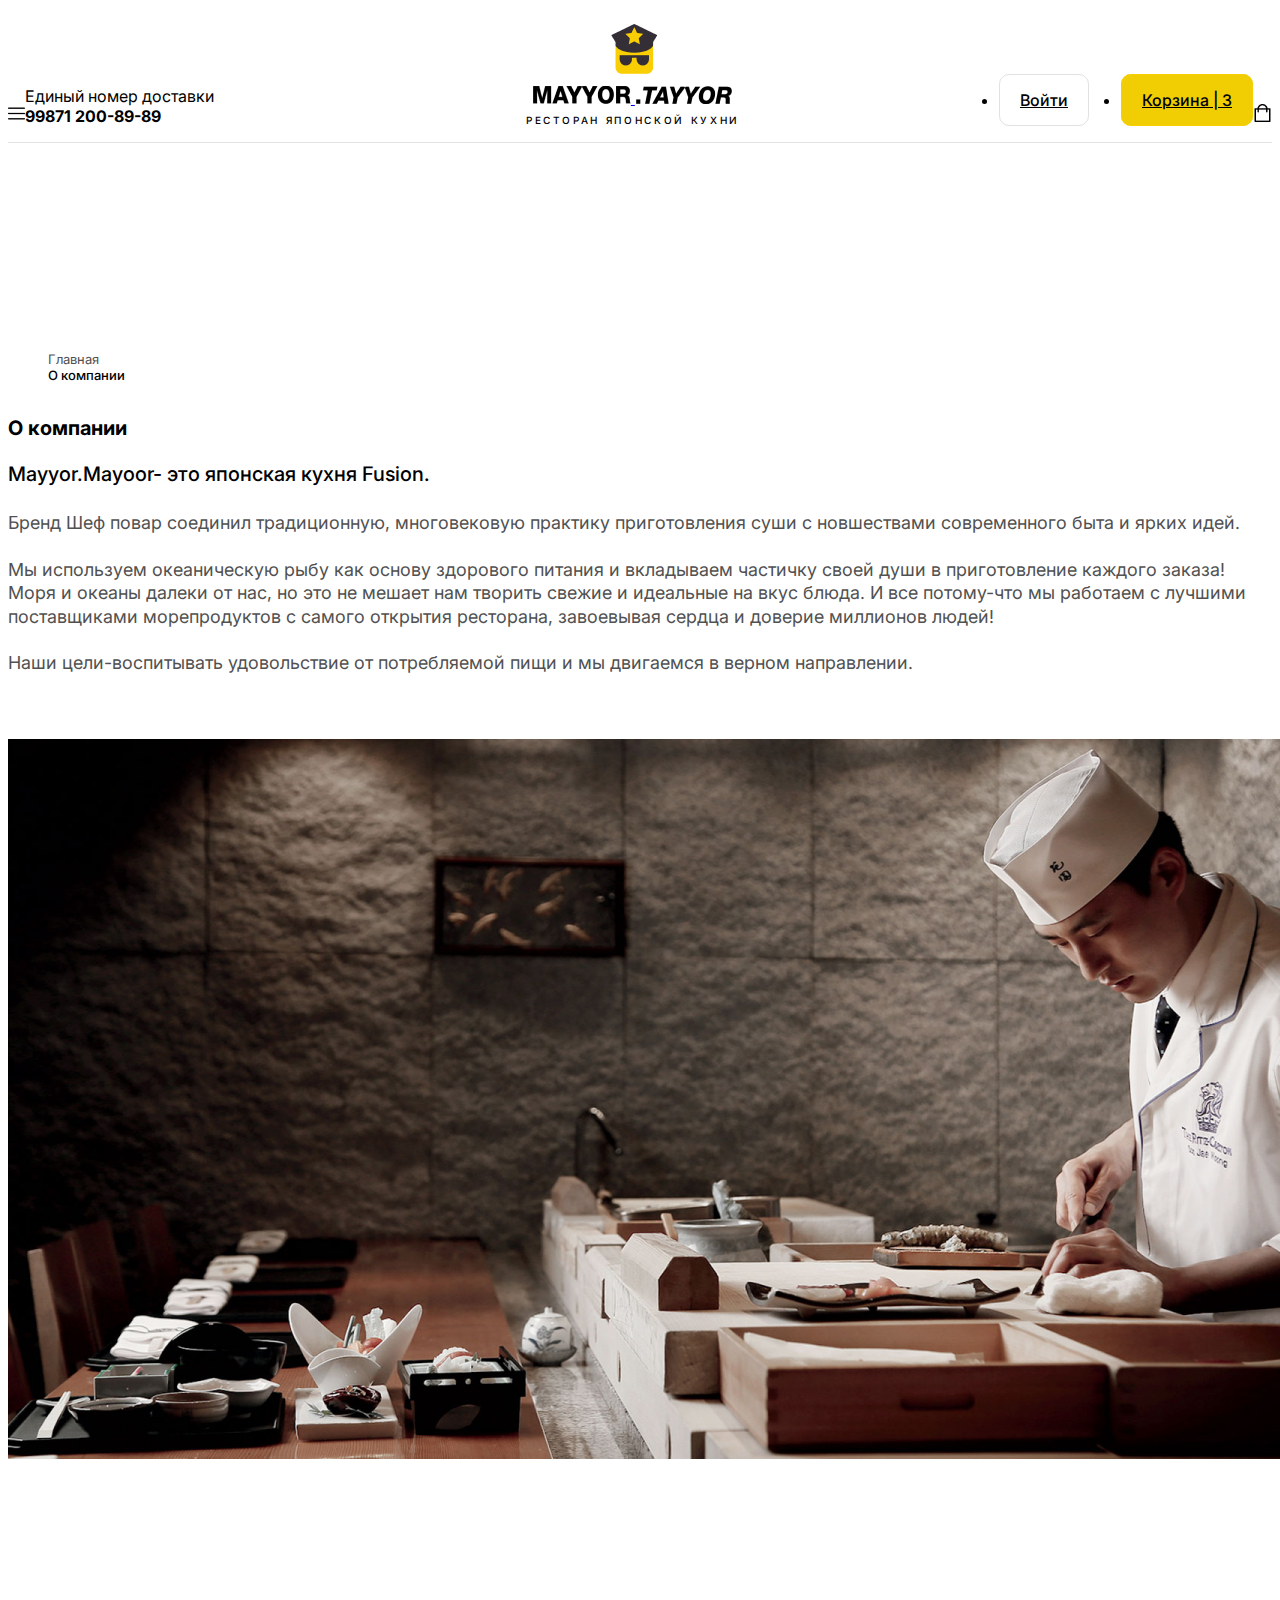
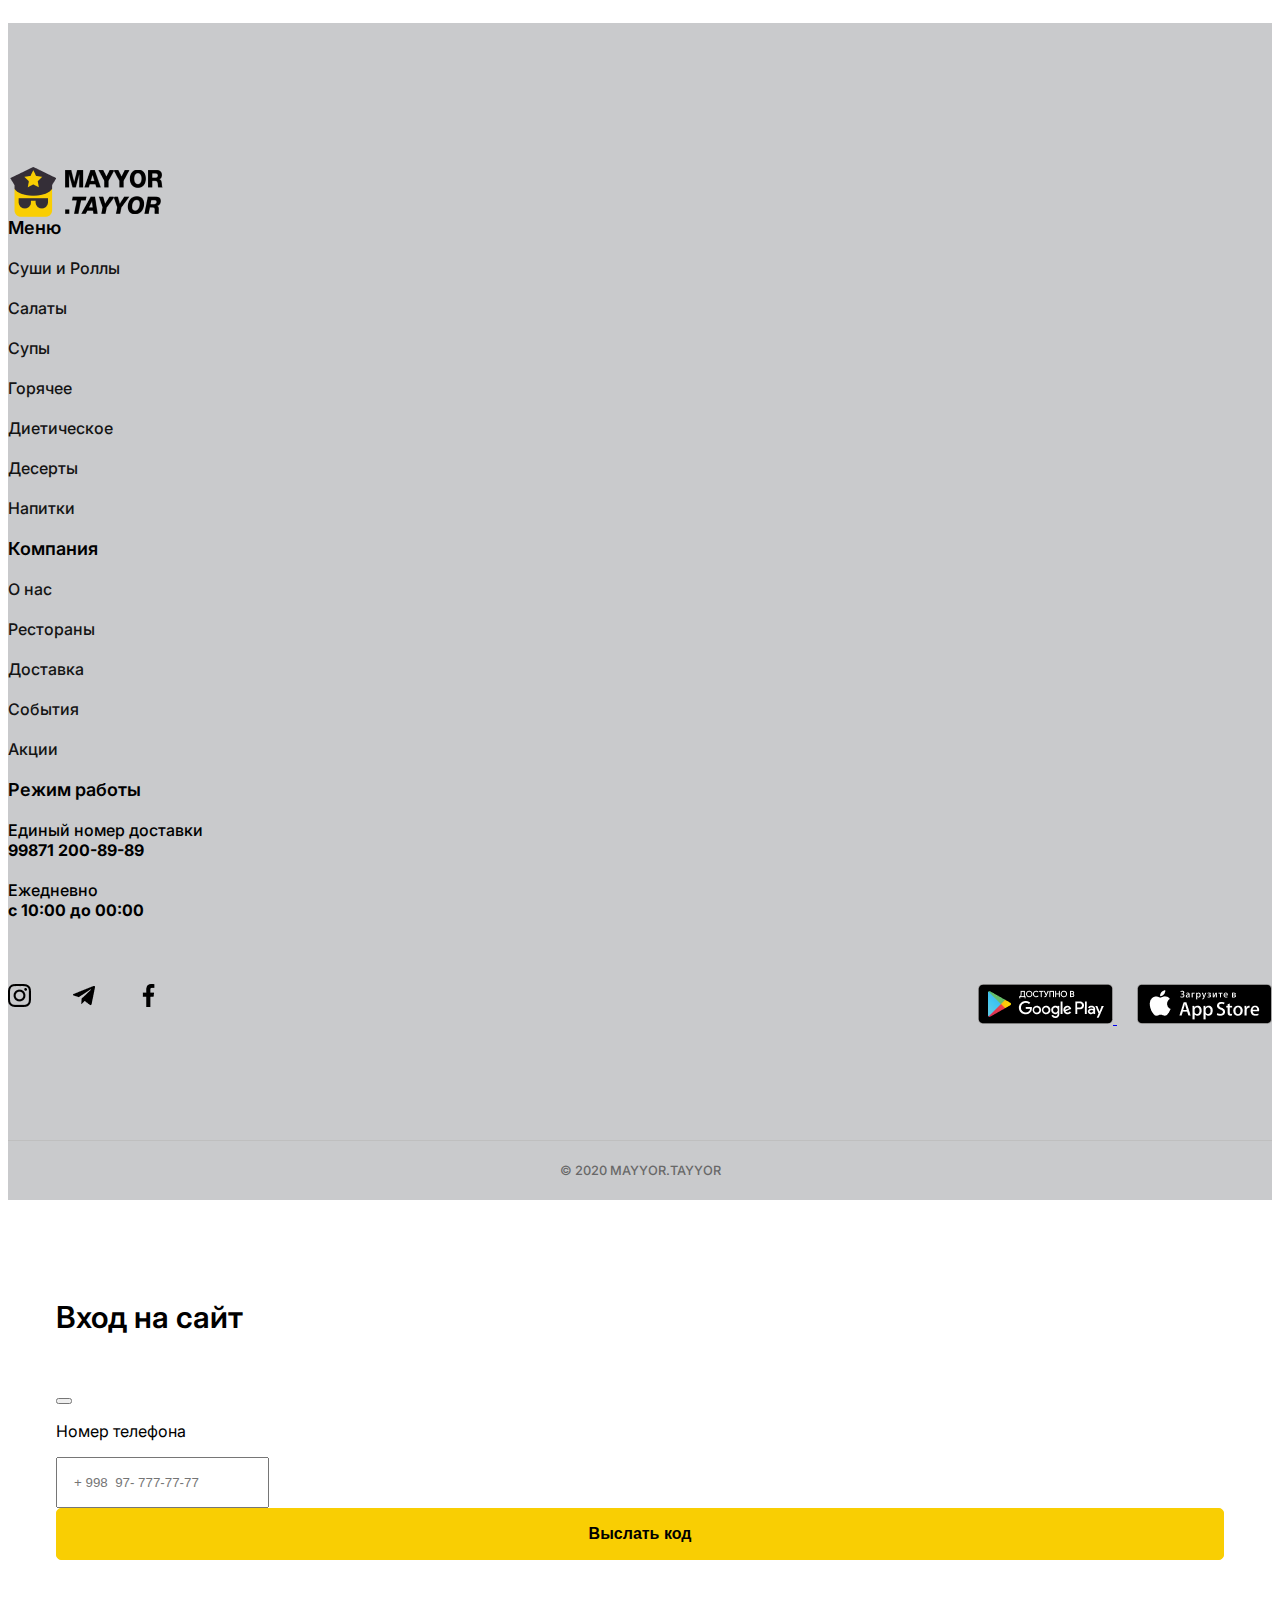
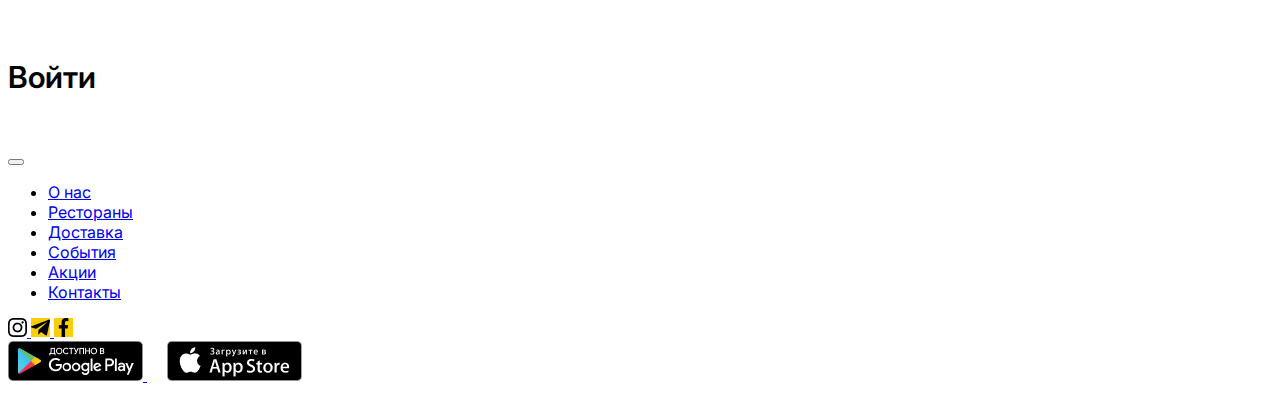
<file: public/about-us.html>
<!DOCTYPE html>
<html lang="en">
    <head>
        <meta charset="UTF-8" />
        <meta name="viewport" content="width=device-width, initial-scale=1.0" />
        <link
            href="https://cdn.jsdelivr.net/npm/bootstrap@5.3.1/dist/css/bootstrap.min.css"
            rel="stylesheet"
            integrity="sha384-4bw+/aepP/YC94hEpVNVgiZdgIC5+VKNBQNGCHeKRQN+PtmoHDEXuppvnDJzQIu9"
            crossorigin="anonymous" />
        <script
            src="https://cdn.jsdelivr.net/npm/bootstrap@5.3.1/dist/js/bootstrap.bundle.min.js"
            integrity="sha384-HwwvtgBNo3bZJJLYd8oVXjrBZt8cqVSpeBNS5n7C8IVInixGAoxmnlMuBnhbgrkm"
            crossorigin="anonymous"></script>
        <link rel="stylesheet" href="../css/about-us.css" />
        <title>MAYYOR.TAYYOR</title>
    </head>
    <body>
        <header class="fixed-top">
            <nav class="navbar-expand-lg navbar-light">
                <div class="container">
                    <div class="as-header">
                        <a
                            href="#"
                            class="d-none as-hamburger"
                            data-bs-target="#menuModal"
                            data-bs-toggle="modal">
                            <img src="../images/bars 1.png" />
                        </a>
                        <div class="as-header-number">
                            Единый номер доставки <br />
                            <strong>99871 200-89-89</strong>
                        </div>
                        <div class="as-header-brand">
                            <a class="as-header-logo" href="#">
                                <img
                                    src="../images/brand-logo.png"
                                    alt="logo" />
                            </a>
                            <a class="as-header-logo-name" href="#">
                                <img src="../images/mayyor.png" alt="mayyor" />
                                <img src="../images/tayyor.png" alt="tayyor" />
                            </a>
                            <div class="as-header-logo-title">
                                Ресторан Японской кухни
                            </div>
                        </div>
                        <div class="as-header-options">
                            <ul class="navbar-nav navbar-icons">
                                <li class="nav-item as-profile">
                                    <a
                                        class="nav-link"
                                        data-bs-toggle="modal"
                                        data-bs-target="#exampleModal"
                                        href="#">
                                        Войти
                                    </a>
                                </li>
                                <li class="nav-item as-korzina">
                                    <a
                                        class="nav-link"
                                        href="./public/korzina.html"
                                        target="”_blank”">
                                        <span class="korzina">Корзина |</span>
                                        <span class="badge badge-cart">3</span>
                                    </a>
                                </li>
                            </ul>
                        </div>
                        <a
                            class="d-none as-md-korzina"
                            href="./public/korzina.html"
                            target="”_blank”">
                            <img src="../images/korzina 1.png" />
                        </a>
                    </div>
                </div>
            </nav>
        </header>
        <main>
            <div class="as-about-breadcrumb">
                <div class="container">
                    <div class="row">
                        <div class="col-md-5"></div>
                        <div class="col-md-7">
                            <nav aria-label="breadcrumb">
                                <ol class="breadcrumb as-bg-breadcrumb">
                                    <li class="breadcrumb-item">
                                        <a href="../index.html" target="_blank"
                                            >Главная</a
                                        >
                                    </li>
                                    <li
                                        aria-current="page"
                                        class="breadcrumb-item active">
                                        О компании
                                    </li>
                                </ol>
                            </nav>
                        </div>
                    </div>
                </div>
            </div>
            <section class="as-about-us">
                <div class="container">
                    <div class="row">
                        <div class="col-md-5">
                            <h3 class="as-about-title">О компании</h3>
                        </div>
                        <div class="col-md-7">
                            <div class="as-about-subtitle">
                                Mayyor.Mayoor- это японская кухня Fusion.
                            </div>
                            <div class="as-about-info">
                                Бренд Шеф повар соединил традиционную,
                                многовековую практику приготовления суши с
                                новшествами современного быта и ярких идей.
                                <br /><br />
                                Мы используем океаническую рыбу как основу
                                здорового питания и вкладываем частичку своей
                                души в приготовление каждого заказа! Моря и
                                океаны далеки от нас, но это не мешает нам
                                творить свежие и идеальные на вкус блюда. И все
                                потому-что мы работаем с лучшими поставщиками
                                морепродуктов с самого открытия ресторана,
                                завоевывая сердца и доверие миллионов людей!
                                <br /><br />
                                Наши цели-воспитывать удовольствие от
                                потребляемой пищи и мы двигаемся в верном
                                направлении.
                            </div>
                        </div>
                    </div>
                </div>
            </section>
            <section class="video-player">
                <div class="container">
                    <div class="ratio ratio-16x9">
                        <img
                            class="img-fluid"
                            src="../images/sushist-opisanie-professii-obyazannostej-i-uslovij-raboty 1.png"
                            alt="" />
                    </div>
                </div>
            </section>
        </main>
        <footer>
            <div class="container">
                <div class="as-footer-container">
                    <div class="row">
                        <div class="col-md-5">
                            <div class="as-footer-logo">
                                <a class="" href="#">
                                    <img
                                        src="../images/brand-logo.png"
                                        alt="logo" />
                                    <div class="brand-name">
                                        <img
                                            class="brand-name-img-1"
                                            src="../images/mayyor.png"
                                            alt="mayyor" />
                                        <img
                                            src="../images/tayyor.png"
                                            alt="tayyor" />
                                    </div>
                                </a>
                            </div>
                        </div>
                        <div class="col-md-2">
                            <div class="as-footer-title">Меню</div>
                            <ul class="as-footer-list">
                                <li>
                                    <a href="#sushi">Суши и Роллы</a>
                                </li>
                                <li>
                                    <a href="#salat">Салаты</a>
                                </li>
                                <li>
                                    <a href="#soup">Супы</a>
                                </li>
                                <li>
                                    <a href="#hot">Горячее </a>
                                </li>
                                <li>
                                    <a href="#diet">Диетическое</a>
                                </li>
                                <li>
                                    <a href="#">Десерты</a>
                                </li>
                                <li>
                                    <a href="#">Напитки</a>
                                </li>
                            </ul>
                        </div>
                        <div class="col-md-2">
                            <div class="as-footer-title">Компания</div>
                            <ul class="as-footer-list">
                                <li>
                                    <a href="#">О нас</a>
                                </li>
                                <li>
                                    <a href="#">Рестораны</a>
                                </li>
                                <li>
                                    <a href="#">Доставка</a>
                                </li>
                                <li>
                                    <a href="#"> События </a>
                                </li>
                                <li>
                                    <a href="#">Акции</a>
                                </li>
                            </ul>
                        </div>
                        <div class="col-md-3">
                            <div class="as-footer-title">Режим работы</div>
                            <div class="as-footer-number">
                                Единый номер доставки <br />
                                <strong>99871 200-89-89</strong>
                            </div>
                            <div class="as-working-time">
                                Ежедневно <br />
                                <strong>с 10:00 до 00:00</strong>
                            </div>
                        </div>
                    </div>
                    <div class="as-footer-net">
                        <div class="row">
                            <div class="col-md-5"></div>
                            <div class="col-md-7">
                                <div class="footer-social">
                                    <div class="as-footer-socials">
                                        <a href="#instagram">
                                            <img
                                                src="../images/instagram-sketched 1.png"
                                                alt="istagram" />
                                        </a>
                                        <a href="#telegram">
                                            <img
                                                src="../images/telegram 1.png"
                                                alt="telegram" />
                                        </a>
                                        <a href="#facebook">
                                            <img
                                                src="../images/facebook 1.png"
                                                alt="facebook" />
                                        </a>
                                    </div>
                                    <div class="as-footer-download-on">
                                        <a
                                            class="playmarket"
                                            href="#playmarket">
                                            <img
                                                src="../images/playmarket.png"
                                                alt="playmarket" />
                                        </a>
                                        <a href="appstore">
                                            <img
                                                src="../images/appstore.png"
                                                alt="" />
                                        </a>
                                    </div>
                                </div>
                            </div>
                        </div>
                    </div>
                </div>
                <div class="as-footer-bottom">
                    <div class="as-footer-copyright">© 2020 MAYYOR.TAYYOR</div>
                </div>
            </div>
        </footer>
        <!-- modal -->
        <div
            class="modal fade modal-lg"
            id="exampleModal"
            tabindex="-1"
            aria-labelledby="exampleModalLabel"
            aria-hidden="true">
            <div class="modal-dialog modal-dialog-centered">
                <div class="modal-content">
                    <div class="modal-header">
                        <h5 class="modal-title" id="exampleModalLabel">
                            Вход на сайт
                        </h5>
                        <button
                            type="button"
                            class="btn-close"
                            data-bs-dismiss="modal"
                            aria-label="Close"></button>
                    </div>
                    <div class="modal-body">
                        <form class="as-modal-form">
                            <div class="as-modal-number">Номер телефона</div>
                            <div class="row">
                                <div class="col-md-6">
                                    <input
                                        type="text"
                                        class="form-control"
                                        placeholder="+ 998  97- 777-77-77"
                                        aria-label="Номер телефона"
                                        aria-describedby="basic-addon2" />
                                </div>
                                <div class="col-md-6">
                                    <button
                                        class="btn btn-outline-secondary"
                                        type="submit">
                                        Выслать код
                                    </button>
                                </div>
                            </div>
                        </form>
                    </div>
                </div>
            </div>
        </div>

        <!-- Full screen modal for md size -->
        <div
            class="modal fade as-full-modal"
            id="menuModal"
            tabindex="-1"
            aria-labelledby="menuModalLabel"
            aria-modal="true">
            <div class="modal-dialog modal-fullscreen-md-down">
                <div class="modal-content">
                    <div class="modal-header">
                        <h5 class="modal-title" id="menuModalLabel">Войти</h5>
                        <button
                            type="button"
                            class="btn-close"
                            data-bs-dismiss="modal"
                            aria-label="Close"></button>
                    </div>
                    <div class="modal-body">
                        <ul class="nav flex-column align-items-center">
                            <li class="nav-item">
                                <a class="nav-link" href="#">О нас</a>
                            </li>
                            <li class="nav-item">
                                <a class="nav-link" href="#"> Рестораны </a>
                            </li>
                            <li class="nav-item">
                                <a class="nav-link" href="#">Доставка</a>
                            </li>
                            <li class="nav-item">
                                <a class="nav-link" href="#">События </a>
                            </li>
                            <li class="nav-item">
                                <a class="nav-link" href="#">Акции</a>
                            </li>
                            <li class="nav-item">
                                <a class="nav-link" href="#"> Контакты</a>
                            </li>
                        </ul>
                        <div class="as-modal-socials">
                            <a href="#instagram">
                                <img
                                    src="../images/instagram-sketched 2.png"
                                    alt="istagram" />
                            </a>
                            <a href="#telegram">
                                <img
                                    src="../images/telegram 2.png"
                                    alt="telegram" />
                            </a>
                            <a href="#facebook">
                                <img
                                    src="../images/facebook 2.png"
                                    alt="facebook" />
                            </a>
                        </div>
                        <div class="as-modal-download-on">
                            <a class="playmarket" href="#playmarket">
                                <img
                                    src="../images/playmarket.png"
                                    alt="playmarket" />
                            </a>
                            <a href="appstore">
                                <img src="../images/appstore.png" alt="" />
                            </a>
                        </div>
                    </div>
                </div>
            </div>
        </div>
    </body>
</html>
</file>
<file: css/styles.css>
@import url("https://fonts.googleapis.com/css2?family=Inter:wght@400;500;600&display=swap");

*,
::after,
::before {
    box-sizing: border-box;
}

.btn,
button {
    cursor: pointer !important;
}

html {
    scroll-behavior: smooth;
}

html,
body {
    font-size: 16px;
    font-family: "Inter", sans-serif;
    font-weight: normal;
    background-color: #ffffff;
    position: relative;
}

.fixed-top {
    background-color: #ffffff;
}

.as-header {
    display: flex;
    align-items: end;
    padding: 1rem 0;
    border-bottom: 1px solid #e2e2e2;
}

.as-header-brand {
    width: 33%;
    display: flex;
    flex-direction: column;
    align-items: center;
}

.as-header-logo {
    margin-bottom: 8px;
}

.as-header-number {
    width: 33%;
    color: #000;
    font-size: 1rem;
    font-style: normal;
    font-weight: 400;
}

.as-header-logo-name {
    margin-bottom: 0.375rem;
}

.as-header-logo-title {
    color: #000;
    font-size: 0.625rem;
    font-style: normal;
    font-weight: 500;
    line-height: normal;
    letter-spacing: 2.65px;
    text-transform: uppercase;
}

.as-header-options {
    width: 34%;
    display: flex;
    align-items: baseline;
    justify-content: flex-end;
}

.as-header-options ul {
    display: flex;
    /* justify-content: space-between; */
    align-items: center;
}

.as-profile a:hover {
    border-color: #f0b403;
}

.as-header-options .nav-link {
    padding: 15px 1.25rem !important;
    border-radius: 10px !important;
}

.as-korzina {
    margin-left: 2rem;
}

.as-korzina a {
    border: 1px solid #f9ce03;
    background-color: #f0ce03;
    color: #000;
    font-size: 1rem;
    font-style: normal;
    font-weight: 500;
}
.as-korzina a .badge-cart {
    color: #000;
    font-size: 1rem;
    font-style: normal;
    font-weight: 500;
}

.as-profile a {
    border: 1px solid #e1e1e1;
    color: #000;
    font-size: 1rem;
    font-style: normal;
    font-weight: 500;
}

.carousel-section {
    padding-top: 9rem;
    margin-bottom: 3rem;
}
/* //////////////////////////////////////// */

.as-sticky-nav {
    position: sticky;
    top: 8rem;
    z-index: 999;
    height: 3rem;
    margin-bottom: 2rem;
}
.as-sticky-nav .nav-pills {
    display: flex;
    justify-content: space-between;
    background-color: #fff;
}

.as-sticky-nav .nav-link {
    color: #737373;
    font-size: 1.125rem;
    font-style: normal;
    font-weight: 500;
    line-height: normal;
}
.as-menu .nav {
    margin-bottom: 4.2rem;
}
.as-menu .nav-pills {
    display: flex;
    justify-content: space-between;
    background-color: #fff;
}

.as-menu .nav-link {
    color: #737373;
    font-size: 1.125rem;
    font-style: normal;
    font-weight: 500;
    line-height: normal;
}

.as-sticky-nav .nav-link:hover {
    color: #f0b403;
}
.as-sticky-nav .nav-pills .nav-link.active {
    background-color: #fff;
    color: #f9b403;
}
.as-menu {
    padding-top: 5rem;
    padding-bottom: 5rem;
}

.as-menu .as-menu-title {
    margin-bottom: 4.2rem;
}
.as-menu-title {
    text-align: center;
    color: #000;
    font-size: 2.25rem;
    font-weight: 600;
    line-height: normal;
    margin-bottom: 3rem;
}

.as-product-item {
    margin-bottom: 3rem;
    padding-left: 1rem;
    padding-right: 1rem;
}
.as-product-img {
    display: flex;
    align-items: center;
    justify-content: center;
    position: relative;
    overflow: hidden;
    margin-bottom: 1rem;
}
.as-product-title {
    overflow: hidden;
    margin-bottom: 1rem;
}
.as-product-title a:hover {
    color: #f0b403;
    transition: all 0.3s ease;
}
.as-product-title a {
    color: #000;
    font-size: 1.25rem;
    font-style: normal;
    font-weight: 600;
    line-height: normal;
    text-decoration: none;
}
.as-product-desc {
    color: #4a4a4a;
    font-size: 0.875rem;
    font-style: normal;
    font-weight: 400;
    height: 3rem;
    line-height: 1.5rem;
    overflow: hidden;
    margin-bottom: 2rem;
}

.as-product-options {
    display: flex;
    align-items: center;
    justify-content: space-between;
    line-height: 2.7rem;
}
.as-product-price {
    white-space: nowrap;
    color: #000;
    font-size: 1.375rem;
    font-weight: 500;
    font-style: normal;
    line-height: normal;
}

.as-product-controls {
    border: 1px solid #e1e1e1;
    border-radius: 40px;
    padding: 0 0.5rem;

    display: flex;
    align-items: center;
    justify-content: center;
}

.as-product-controls .btn-counter,
.as-product-quantity {
    color: #000;
    font-size: 1.25rem;
    font-weight: 600;
    letter-spacing: 0.2rem;
}

.as-product-controls button:hover {
    color: #f0b403;
}
.as-product-controls:hover {
    border-color: #f0b403;
    transition: all 0.3s ease;
}
.btn-check:checked + .btn,
.btn.active,
.btn.show,
.btn:first-child:active,
:not(.btn-check) + .btn:active {
    border-color: transparent;
}

.btn-check:checked + .btn,
.btn.active,
.btn.show,
.btn:first-child:active,
:not(.btn-check) + .btn:active {
    background-color: transparent !important;
    border-color: transparent !important;
}

/* .as-product-options button {
    border-radius: 1.8rem;
    border: 1px solid #e1e1e1;
    padding: 0.3rem 0.8rem 0.3rem 1.25rem;

    color: #000;
    font-size: 1.25rem;
    font-weight: 600;
    letter-spacing: 0.2rem;
}

.as-product-options .btn-light:hover {
    background-color: #fff;
    border-color: #f9b403;
} */

.as-sushi,
.as-salat,
.as-soup,
.as-hot {
    margin-bottom: 10rem;
}

.as-salat .as-menu-title,
.as-soup .as-menu-title,
.as-hot .as-menu-title,
.as-diet .as-menu-title {
    margin-bottom: 6.5rem;
}

footer {
    background-color: #c9cacc;
}
.as-footer-container {
    padding: 9rem 0 3rem 0;
    border-bottom: 1px solid #bfbfbf;
}

.as-footer-container .row {
    margin-bottom: 4rem;
}
.as-footer-logo a {
    display: flex;
    flex-direction: row;
}
.as-footer-logo a img {
    margin-right: 0.5rem;
}

.brand-name {
    display: flex;
    flex-direction: column;
    justify-content: center;
}

.brand-name-img-1 {
    margin-bottom: 0.5rem;
}

.as-footer-title {
    color: #000;
    font-size: 1.125rem;
    font-style: normal;
    font-weight: 600;
    line-height: normal;
    margin-bottom: 1.25rem;
}

.as-footer-list {
    margin: 0;
    padding: 0;
    list-style: none;
}

.as-footer-list li {
    margin-bottom: 1.25rem;
}

.as-footer-list li a {
    color: #141414;
    font-size: 1rem;
    font-style: normal;
    font-weight: 500;
    text-decoration: none;
}

.number-desc {
    color: #000;
    font-size: 0.8px;
    font-style: normal;
    font-weight: 400;
}

.as-footer-number,
.as-working-time {
    color: #000;
    font-size: 1rem;
    font-style: normal;
    font-weight: 500;
}

.as-footer-number {
    margin-bottom: 1.25rem;
}

.footer-social {
    display: flex;
    justify-content: space-between;
}
.as-footer-socials {
    display: flex;
}

.as-footer-socials a {
    margin-right: 2.625rem;
}

.playmarket {
    margin-right: 1.25rem;
}

.as-footer-bottom {
    display: flex;
    align-items: center;
    justify-content: center;
    padding: 1.375rem 0;
    color: #686868;
    font-size: 0.8rem;
    font-style: normal;
    font-weight: 500;
}

/* Modal styles */
.modal-lg .modal-content {
    padding: 3rem;
}
.modal-title {
    color: #000;
    font-size: 1.9rem;
    font-style: normal;
    font-weight: 600;
    line-height: normal;
}

.modal-header {
    border-bottom: none;
    margin-bottom: 1rem;
}

.as-modal-number {
    color: #000;
    font-size: 1rem;
    font-style: normal;
    font-weight: 400;
    margin-bottom: 1rem;
}
.as-modal-form .form-control {
    height: 100%;
    padding: 1rem;
}
.as-modal-form button {
    padding: 1rem;
    color: #000;
    font-size: 1rem;
    font-style: normal;
    font-weight: 600;
    line-height: normal;
    border-radius: 5px;
    border: 1px solid #f9ce03;
    background: #f9ce03;
    width: 100%;
}

.as-modal-form button:hover {
    background-color: #f9ce03;
    border-color: #f0ce03;
}
.btn-check:checked + .btn,
.btn.active,
.btn.show,
.btn:first-child:active,
:not(.btn-check) + .btn:active {
    background-color: #f9ce03;
    border-color: #f0ce03;
}

.modal-header .btn-closer {
    position: absolute;
    top: 0;
    right: -2.5rem;
    opacity: 1;
}
.as-full-modal .modal-title {
    text-decoration: none;
}

@media only screen and (max-width: 768px) {
    .as-hamburger {
        display: block !important;
        width: 33%;
    }
    .as-md-korzina {
        display: flex !important;
        width: 33%;
        justify-content: flex-end;
    }
    .as-header-number,
    .as-header-options,
    .as-header-logo-title {
        display: none;
    }

    .as-header-logo-name {
        display: flex;
    }

    .as-header-logo-name img {
        width: 43px;
        height: auto;
    }
    .as-header-logo img {
        width: 23px;
        height: auto;
    }

    .carousel-section {
        padding-top: 5rem;
    }

    .as-sticky-nav {
        height: auto;
        display: block;
        position: relative;
        top: auto;
        z-index: auto;
        overflow: auto;
        white-space: nowrap;
    }

    .as-sticky-nav .nav {
        display: block;
    }

    .as-sticky-nav li {
        display: inline-block;
        color: white;
        text-align: center;
        padding: 14px;
        text-decoration: none;
    }

    .as-menu-title {
        font-size: 2rem;
    }

    .as-product-list .row > * {
        margin-bottom: 0;
    }
    /* /////////////////// */
    .as-footer-container {
        padding: 6rem 0 0 0;
    }
    .as-footer-logo {
        margin-bottom: 3rem;
    }

    .as-footer-container .row > * {
        margin-bottom: 2rem;
    }

    .as-footer-container .row {
        margin-bottom: auto;
    }
    .footer-social {
        flex-direction: column;
    }
    .as-footer-socials {
        margin-bottom: 4rem;
    }
    /* modal styles */
    .modal-fullscreen-md-down .modal-content {
        background-color: #f9ce03;
    }

    .modal-fullscreen-md-down .modal-content .nav-link {
        color: #141414;
        font-size: 1rem;
        font-style: normal;
        font-weight: 600;
        line-height: 217.8%;
    }
    .as-modal-socials {
        display: flex;
        justify-content: center;
        margin-bottom: 2.5rem;
    }
    .as-modal-socials a {
        padding: 0 1rem;
    }

    .modal-fullscreen-md-down .nav {
        margin-bottom: 2rem;
    }

    .as-modal-download-on {
        display: flex;
        justify-content: center;
    }
}
</file>
<file: css/about-us.css>
@import url("https://fonts.googleapis.com/css2?family=Inter:wght@400;500;600&display=swap");

*,
::after,
::before {
    box-sizing: border-box;
}

.btn,
button {
    cursor: pointer !important;
}

html {
    scroll-behavior: smooth;
}

html,
body {
    font-size: 16px;
    font-family: "Inter", sans-serif;
    font-weight: normal;
    background-color: #ffffff;
    position: relative;
}

main {
    padding-top: 12rem;
}

.fixed-top {
    background-color: #ffffff;
}

.as-header {
    display: flex;
    align-items: end;
    padding: 1rem 0;
    border-bottom: 1px solid #e2e2e2;
}

.as-header-brand {
    width: 33%;
    display: flex;
    flex-direction: column;
    align-items: center;
}

.as-header-logo {
    margin-bottom: 8px;
}

.as-header-number {
    width: 33%;
    color: #000;
    font-size: 1rem;
    font-style: normal;
    font-weight: 400;
}

.as-header-logo-name {
    margin-bottom: 0.375rem;
}

.as-header-logo-title {
    color: #000;
    font-size: 0.625rem;
    font-style: normal;
    font-weight: 500;
    line-height: normal;
    letter-spacing: 2.65px;
    text-transform: uppercase;
}

.as-header-options {
    width: 34%;
    display: flex;
    align-items: baseline;
    justify-content: flex-end;
}

.as-header-options ul {
    display: flex;
    /* justify-content: space-between; */
    align-items: center;
}

.as-profile a:hover {
    border-color: #f0b403;
}

.as-header-options .nav-link {
    padding: 15px 1.25rem !important;
    border-radius: 10px !important;
}

.as-korzina {
    margin-left: 2rem;
}

.as-korzina a {
    border: 1px solid #f9ce03;
    background-color: #f0ce03;
    color: #000;
    font-size: 1rem;
    font-style: normal;
    font-weight: 500;
}
.as-korzina a .badge-cart {
    color: #000;
    font-size: 1rem;
    font-style: normal;
    font-weight: 500;
}

.as-profile a {
    border: 1px solid #e1e1e1;
    color: #000;
    font-size: 1rem;
    font-style: normal;
    font-weight: 500;
}

/* main */
.as-about-breadcrumb{
    margin-bottom: 2rem;;
}
.breadcrumb-item {
    display: flex;
}
.breadcrumb-item a {
    color: #515151;
    font-size: 13px;
    font-style: normal;
    font-weight: 400;
    line-height: normal;
    text-decoration: none;
}
.breadcrumb-item.active {
    color: #000;
    font-size: 13px;
    font-style: normal;
    font-weight: 500;
    line-height: normal;
}

.as-about-title {
    color: #000;
    font-size: 1.25rem;
    font-style: normal;
    font-weight: 700;
    line-height: 130.5%;
}

.as-about-subtitle {
    color: #000;
    font-size: 1.25rem;
    font-style: normal;
    font-weight: 500;
    line-height: 130.5%;
    margin-bottom: 1.5rem;
}

.as-about-info {
    color: #515151;
    font-size: 18px;
    font-style: normal;
    font-weight: 400;
    line-height: 130.5%;
}

.as-about-us {
    margin-bottom: 4rem;
}

.video-player {
    margin-bottom: 10rem;
}

/* footer */
footer {
    background-color: #c9cacc;
}
.as-footer-container {
    padding: 9rem 0 3rem 0;
    border-bottom: 1px solid #bfbfbf;
}

.as-footer-container .row {
    margin-bottom: 4rem;
}
.as-footer-logo a {
    display: flex;
    flex-direction: row;
}
.as-footer-logo a img {
    margin-right: 0.5rem;
}

.brand-name {
    display: flex;
    flex-direction: column;
    justify-content: center;
}

.brand-name-img-1 {
    margin-bottom: 0.5rem;
}

.as-footer-title {
    color: #000;
    font-size: 1.125rem;
    font-style: normal;
    font-weight: 600;
    line-height: normal;
    margin-bottom: 1.25rem;
}

.as-footer-list {
    margin: 0;
    padding: 0;
    list-style: none;
}

.as-footer-list li {
    margin-bottom: 1.25rem;
}

.as-footer-list li a {
    color: #141414;
    font-size: 1rem;
    font-style: normal;
    font-weight: 500;
    text-decoration: none;
}

.number-desc {
    color: #000;
    font-size: 0.8px;
    font-style: normal;
    font-weight: 400;
}

.as-footer-number,
.as-working-time {
    color: #000;
    font-size: 1rem;
    font-style: normal;
    font-weight: 500;
}

.as-footer-number {
    margin-bottom: 1.25rem;
}

.footer-social {
    display: flex;
    justify-content: space-between;
}
.as-footer-socials {
    display: flex;
}

.as-footer-socials a {
    margin-right: 2.625rem;
}

.playmarket {
    margin-right: 1.25rem;
}

.as-footer-bottom {
    display: flex;
    align-items: center;
    justify-content: center;
    padding: 1.375rem 0;
    color: #686868;
    font-size: 0.8rem;
    font-style: normal;
    font-weight: 500;
}

/* modal styles */
.modal-lg .modal-content {
    padding: 3rem;
}
.modal-title {
    color: #000;
    font-size: 1.9rem;
    font-style: normal;
    font-weight: 600;
    line-height: normal;
}

.modal-header {
    border-bottom: none;
    margin-bottom: 1rem;
}

.as-modal-number {
    color: #000;
    font-size: 1rem;
    font-style: normal;
    font-weight: 400;
    margin-bottom: 1rem;
}
.as-modal-form .form-control {
    height: 100%;
    padding: 1rem;
}
.as-modal-form button {
    padding: 1rem;
    color: #000;
    font-size: 1rem;
    font-style: normal;
    font-weight: 600;
    line-height: normal;
    border-radius: 5px;
    border: 1px solid #f9ce03;
    background: #f9ce03;
    width: 100%;
}

.as-modal-form button:hover {
    background-color: #f9ce03;
    border-color: #f0ce03;
}
.btn-check:checked + .btn,
.btn.active,
.btn.show,
.btn:first-child:active,
:not(.btn-check) + .btn:active {
    background-color: #f9ce03;
    border-color: #f0ce03;
}
.btn-check:checked + .btn,
.btn.active,
.btn.show,
.btn:first-child:active,
:not(.btn-check) + .btn:active {
    background-color: transparent !important;
    border-color: transparent !important;
}

.modal-header .btn-closer {
    position: absolute;
    top: 0;
    right: -2.5rem;
    opacity: 1;
}

@media only screen and (max-width: 768px) {
    .as-hamburger {
        display: block !important;
        width: 33%;
    }
    .as-md-korzina {
        display: flex !important;
        width: 33%;
        justify-content: flex-end;
    }
    .as-header-number,
    .as-header-options,
    .as-header-logo-title {
        display: none;
    }

    .as-header-logo-name {
        display: flex;
    }

    .as-header-logo-name img {
        width: 43px;
        height: auto;
    }
    .as-header-logo img {
        width: 23px;
        height: auto;
    }
    .as-cart-header {
        display: none;
    }
    .as-cart-view {
        padding-top: 7.5rem;
    }
    .as-cart-title {
        margin-bottom: 2rem;
        border-bottom: 1px solid #e0e0e0;
        padding-bottom: 2rem;
    }
    .as-cart-item {
        padding: 1.5rem 0;
        display: flex;
        flex-direction: column;
    }

    .as-ch-product {
        width: 100%;
        flex-direction: row;
    }
    .as-ch-img {
        margin-right: 0;
        margin-bottom: 1.25rem;
    }
    .as-ch-details {
        width: 100%;
        margin-bottom: 1rem;
    }

    .as-ch-price {
        width: 100%;
        display: flex;
        justify-content: space-between;
        margin-bottom: 1rem;
    }
    .as-ch-price::before {
        content: "Цена:";
        color: #7c7c7c;
        font-size: 1rem;
        font-weight: 500;
        line-height: 135%; /* 14.85px */
    }

    .as-ch-quantity {
        width: 100%;
        display: flex;
        justify-content: space-between;
        margin-bottom: 1rem;
    }

    .as-ch-quantity::before {
        content: "Количество:";
        color: #7c7c7c;
        font-size: 1rem;
        font-weight: 500;
        line-height: 135%;
    }
    .as-ch-total {
        width: 100%;
        display: flex;
        justify-content: space-between;
        margin-bottom: 1rem;
    }

    .as-ch-total::before {
        content: "Итого:";
        color: #7c7c7c;
        font-size: 1rem;
        font-weight: 500;
        line-height: 135%;
    }
    .as-ch-action {
        display: none;
    }

    .as-cf-left {
        display: none;
    }
    .as-cart-footer {
        display: flex;
        flex-direction: column;
    }
    .as-cf-right {
        width: 100%;
    }

    .as-footer-container {
        padding: 6rem 0 0 0;
    }
    .as-footer-logo {
        margin-bottom: 3rem;
    }

    .as-footer-container .row > * {
        margin-bottom: 2rem;
    }

    .as-footer-container .row {
        margin-bottom: auto;
    }
    .footer-social {
        flex-direction: column;
    }
    .as-footer-socials {
        margin-bottom: 4rem;
    }
    /* modal styles */
    .modal-fullscreen-md-down .modal-content {
        background-color: #f9ce03;
    }

    .modal-fullscreen-md-down .modal-content .nav-link {
        color: #141414;
        font-size: 1rem;
        font-style: normal;
        font-weight: 600;
        line-height: 217.8%;
    }
    .as-modal-socials {
        display: flex;
        justify-content: center;
        margin-bottom: 2.5rem;
    }
    .as-modal-socials a {
        padding: 0 1rem;
    }

    .modal-fullscreen-md-down .nav {
        margin-bottom: 2rem;
    }

    .as-modal-download-on {
        display: flex;
        justify-content: center;
    }
}
</file>
